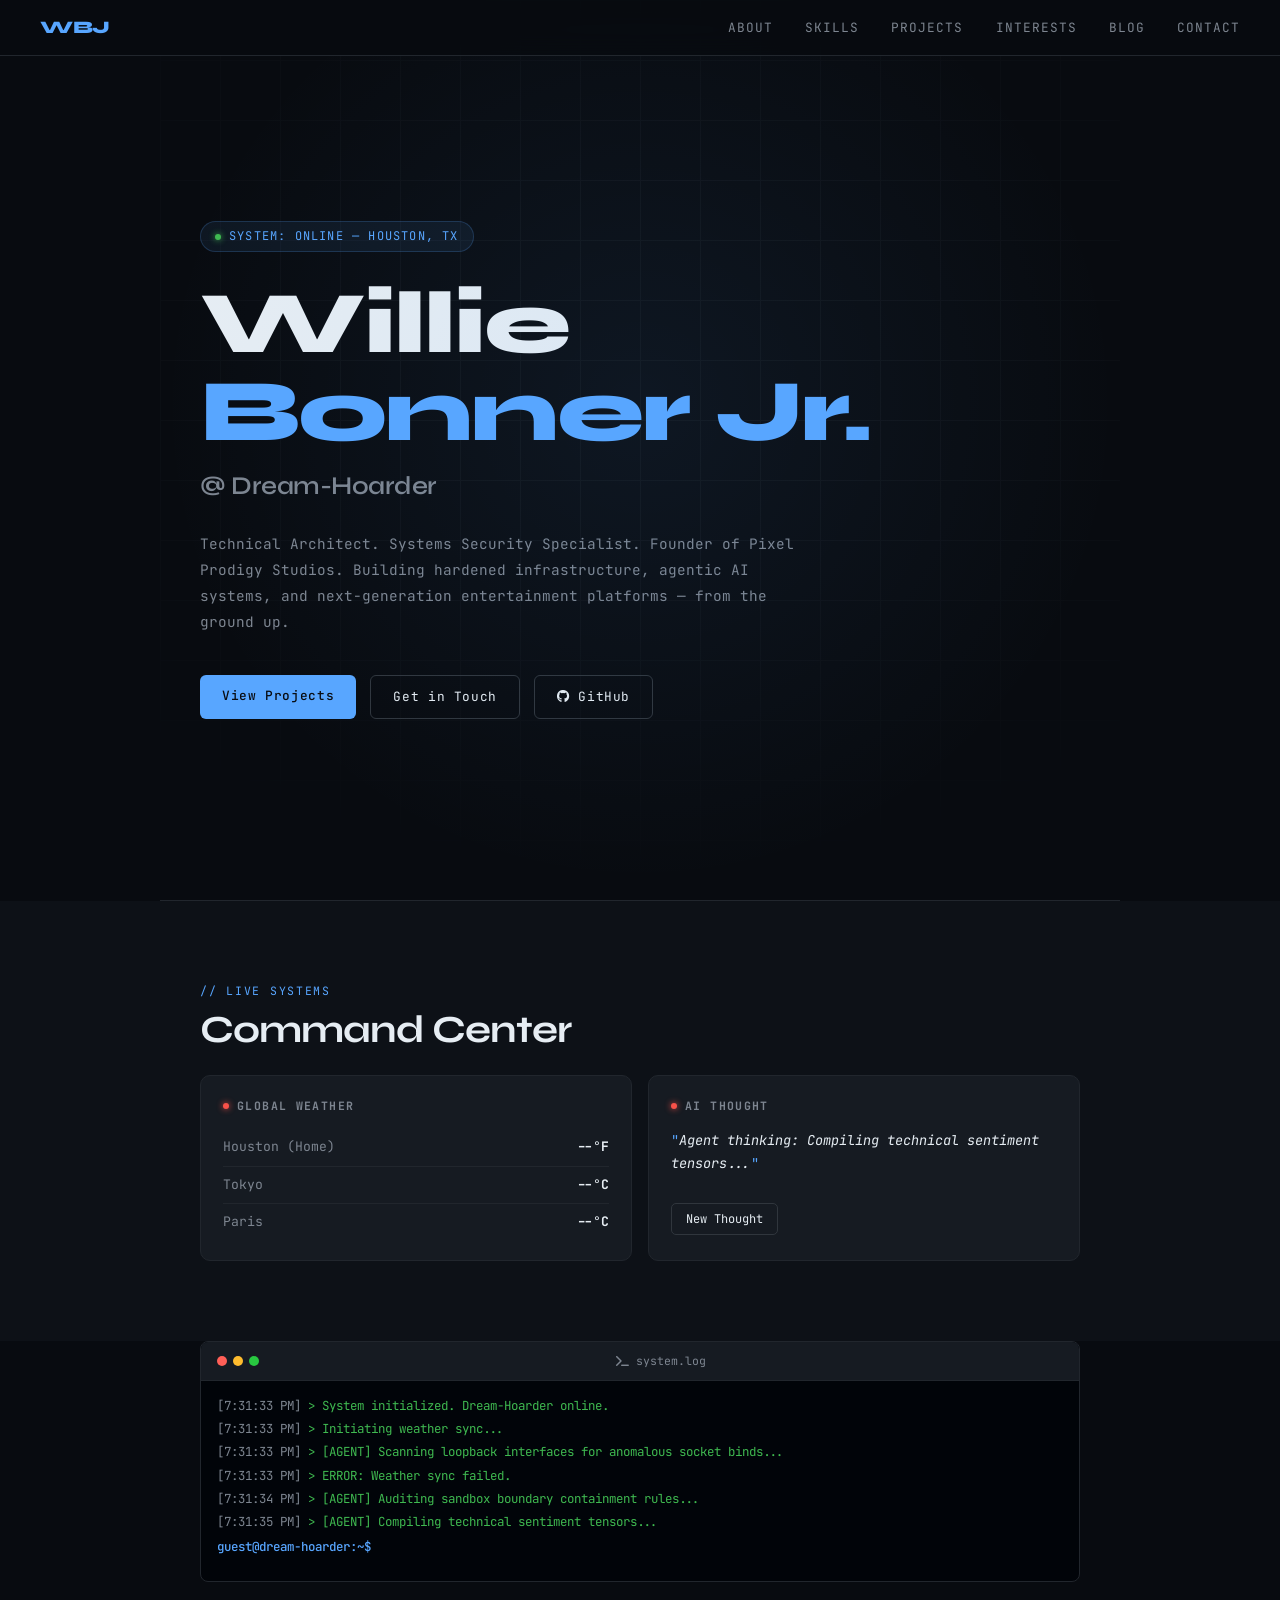
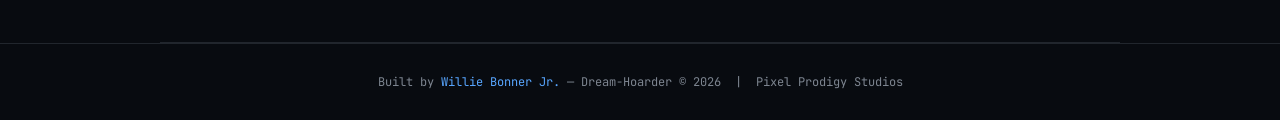
<file: index.html>
<!DOCTYPE html>
<html lang="en">
<head>
<meta charset="UTF-8">
<meta name="viewport" content="width=device-width, initial-scale=1.0">
<title>Willie Bonner Jr — Dream-Hoarder</title>
<meta name="description" content="Portfolio of Willie Bonner Jr. — Technical Architect, Systems Security Specialist, and Founder of Pixel Prodigy Studios. Specializing in Zero-Trust systems, Agentic AI, and cybersecurity.">
<meta name="keywords" content="Willie Bonner Jr, Dream-Hoarder, Systems Security, Technical Architect, Zero-Trust, Qubes OS, Cybersecurity, Agentic AI, Pixel Prodigy Studios">
<meta name="author" content="Willie Bonner Jr">

<!-- Open Graph / Facebook -->
<meta property="og:type" content="website">
<meta property="og:url" content="https://github.com/Dream-Hoarder">
<meta property="og:title" content="Willie Bonner Jr — Dream-Hoarder Portfolio">
<meta property="og:description" content="Technical Architect & Systems Security Specialist. Building Zero-Trust systems, Agentic AI, and next-gen entertainment platforms.">

<!-- Twitter -->
<meta property="twitter:card" content="summary_large_image">
<meta property="twitter:url" content="https://github.com/Dream-Hoarder">
<meta property="twitter:title" content="Willie Bonner Jr — Dream-Hoarder Portfolio">
<meta property="twitter:description" content="Technical Architect & Systems Security Specialist. Building Zero-Trust systems, Agentic AI, and next-gen entertainment platforms.">

<!-- JSON-LD Schema.org -->
<script type="application/ld+json">
{
  "@context": "https://schema.org",
  "@type": "Person",
  "name": "Willie Bonner Jr",
  "jobTitle": "Technical Architect & Systems Security Specialist",
  "url": "https://github.com/Dream-Hoarder",
  "sameAs": [
    "https://github.com/Dream-Hoarder"
  ],
  "knowsAbout": [
    "Zero-Trust Architecture",
    "Systems Security Engineering",
    "Agentic AI Systems",
    "Android Forensics",
    "Software Architecture"
  ],
  "worksFor": {
    "@type": "Organization",
    "name": "Pixel Prodigy Studios"
  }
}
</script>
<link rel="preconnect" href="https://fonts.googleapis.com">
<link rel="preconnect" href="https://fonts.gstatic.com" crossorigin>
<link href="https://fonts.googleapis.com/css2?family=Syne:wght@400;600;700;800&family=JetBrains+Mono:wght@300;400;500&display=swap" rel="stylesheet">
<link rel="stylesheet" href="https://cdnjs.cloudflare.com/ajax/libs/font-awesome/6.5.0/css/all.min.css">
<link rel="stylesheet" href="style.css">
</head>
<body>

<!-- NAV -->
<nav>
  <a href="index.html" class="nav-logo">WBJ</a>
  <ul class="nav-links">
    <li><a href="about.html">About</a></li>
    <li><a href="skills.html">Skills</a></li>
    <li><a href="projects.html">Projects</a></li>
    <li><a href="interests.html">Interests</a></li>
    <li><a href="blog.html">Blog</a></li>
    <li><a href="contact.html">Contact</a></li>
  </ul>
</nav>

<!-- HERO -->
<section id="hero">
  <div class="hero-grid"></div>
  <div class="hero-glow"></div>
  <div class="hero-content">
    <div class="hero-tag">System: Online — Houston, TX</div>
    <h1 class="hero-name">Willie<br><span>Bonner Jr.</span></h1>
    <p class="hero-handle">@ Dream-Hoarder</p>
    <p class="hero-desc">
      Technical Architect. Systems Security Specialist. Founder of Pixel Prodigy Studios.
      Building hardened infrastructure, agentic AI systems, and next-generation entertainment platforms — from the ground up.
    </p>
    <div class="hero-cta">
      <a href="projects.html" class="btn-primary">View Projects</a>
      <a href="contact.html" class="btn-ghost">Get in Touch</a>
      <a href="https://github.com/Dream-Hoarder" target="_blank" class="btn-ghost"><i class="fab fa-github" aria-hidden="true"></i> GitHub</a>
    </div>
  </div>
</section>

<hr class="section-divider">

<!-- DASHBOARD (COMPACT) -->
<div id="dashboard">
  <div class="dash-inner">
    <div class="section-label">// Live Systems</div>
    <h2 class="section-title" style="margin-bottom: 24px;">Command Center</h2>
    <div class="dash-row">

      <div class="dash-card">
        <h4><span class="status-dot" id="weather-dot"></span> Global Weather</h4>
        <div class="weather-list">
          <div class="list-row"><span>Houston (Home)</span><strong id="houston-temp">--°F</strong></div>
          <div class="list-row"><span>Tokyo</span><strong id="tokyo-temp">--°C</strong></div>
          <div class="list-row"><span>Paris</span><strong id="paris-temp">--°C</strong></div>
        </div>
      </div>

      <div class="dash-card">
        <h4><span class="status-dot" id="ai-dot"></span> AI Thought</h4>
        <p id="ai-response">Thinking...</p>
        <button class="dash-btn" id="new-thought-btn">New Thought</button>
      </div>

    </div>
  </div>
</div>

<!-- TERMINAL -->
<div class="terminal-wrap">
  <div class="terminal">
    <div class="terminal-bar">
      <div class="terminal-dots" aria-hidden="true">
        <span class="td-r"></span>
        <span class="td-y"></span>
        <span class="td-g"></span>
      </div>
      <span><i class="fas fa-terminal" aria-hidden="true"></i> system.log</span>
      <span></span>
    </div>
    <div id="terminal-body">
      <div id="terminal-history"></div>
      <div class="terminal-input-line">
        <span class="terminal-prompt">guest@dream-hoarder:~$</span>
        <input type="text" id="terminal-input" autocomplete="off" spellcheck="false" aria-label="Terminal Input">
      </div>
    </div>
  </div>
</div>

<hr class="section-divider">

<!-- FOOTER -->
<footer>
  <p>Built by <span>Willie Bonner Jr.</span> — Dream-Hoarder &copy; 2026 &nbsp;|&nbsp; Pixel Prodigy Studios</p>
</footer>

<script src="app.js" defer></script>
</body>
</html>
</file>
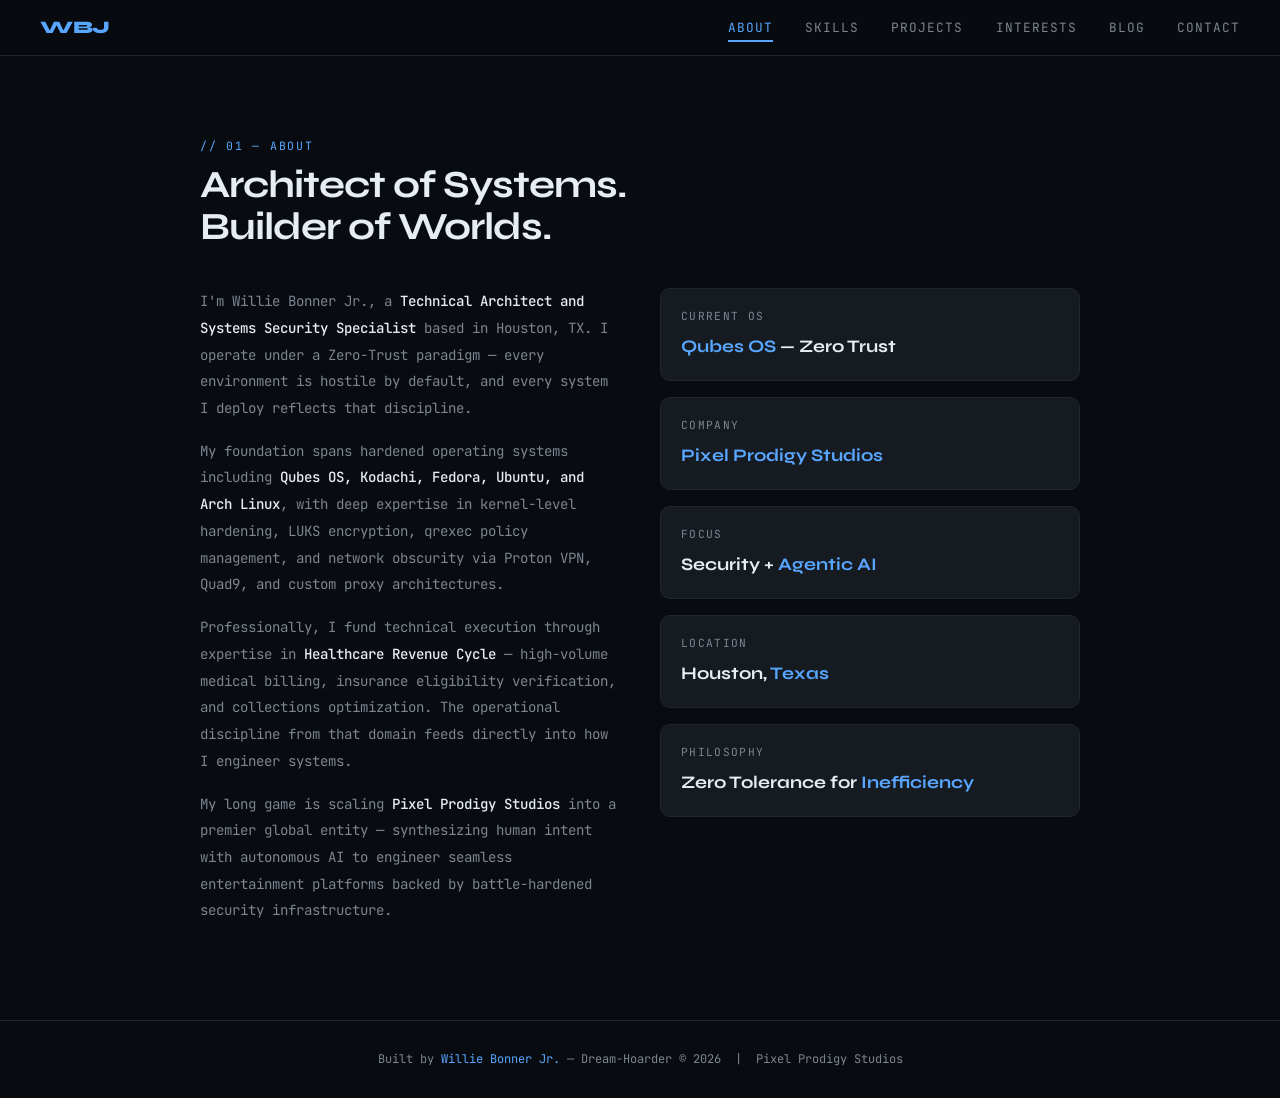
<file: about.html>
<!DOCTYPE html>
<html lang="en">
<head>
<meta charset="UTF-8">
<meta name="viewport" content="width=device-width, initial-scale=1.0">
<title>About — Willie Bonner Jr</title>
<meta name="description" content="Read about Willie Bonner Jr. — Technical Architect, Systems Security Specialist, and Founder of Pixel Prodigy Studios.">
<link rel="preconnect" href="https://fonts.googleapis.com">
<link rel="preconnect" href="https://fonts.gstatic.com" crossorigin>
<link href="https://fonts.googleapis.com/css2?family=Syne:wght@400;600;700;800&family=JetBrains+Mono:wght@300;400;500&display=swap" rel="stylesheet">
<link rel="stylesheet" href="https://cdnjs.cloudflare.com/ajax/libs/font-awesome/6.5.0/css/all.min.css">
<link rel="stylesheet" href="style.css">
<style>
  body { padding-top: 56px; }
  section { min-height: calc(100vh - 120px); display: flex; flex-direction: column; justify-content: center; }
</style>
</head>
<body>

<!-- NAV -->
<nav>
  <a href="index.html" class="nav-logo">WBJ</a>
  <ul class="nav-links">
    <li><a href="about.html" class="active">About</a></li>
    <li><a href="skills.html">Skills</a></li>
    <li><a href="projects.html">Projects</a></li>
    <li><a href="interests.html">Interests</a></li>
    <li><a href="blog.html">Blog</a></li>
    <li><a href="contact.html">Contact</a></li>
  </ul>
</nav>

<!-- ABOUT -->
<section id="about">
  <div class="section-label">// 01 — About</div>
  <h2 class="section-title">Architect of Systems.<br>Builder of Worlds.</h2>
  <div class="about-grid fade-in visible">
    <div class="about-text">
      <p>
        I'm Willie Bonner Jr., a <strong>Technical Architect and Systems Security Specialist</strong> based in Houston, TX. I operate under a Zero-Trust paradigm — every environment is hostile by default, and every system I deploy reflects that discipline.
      </p>
      <p>
        My foundation spans hardened operating systems including <strong>Qubes OS, Kodachi, Fedora, Ubuntu, and Arch Linux</strong>, with deep expertise in kernel-level hardening, LUKS encryption, qrexec policy management, and network obscurity via Proton VPN, Quad9, and custom proxy architectures.
      </p>
      <p>
        Professionally, I fund technical execution through expertise in <strong>Healthcare Revenue Cycle</strong> — high-volume medical billing, insurance eligibility verification, and collections optimization. The operational discipline from that domain feeds directly into how I engineer systems.
      </p>
      <p>
        My long game is scaling <strong>Pixel Prodigy Studios</strong> into a premier global entity — synthesizing human intent with autonomous AI to engineer seamless entertainment platforms backed by battle-hardened security infrastructure.
      </p>
    </div>
    <div class="about-stats">
      <div class="stat-block">
        <div class="stat-label">Current OS</div>
        <div class="stat-value"><span>Qubes OS</span> — Zero Trust</div>
      </div>
      <div class="stat-block">
        <div class="stat-label">Company</div>
        <div class="stat-value"><span>Pixel Prodigy Studios</span></div>
      </div>
      <div class="stat-block">
        <div class="stat-label">Focus</div>
        <div class="stat-value">Security + <span>Agentic AI</span></div>
      </div>
      <div class="stat-block">
        <div class="stat-label">Location</div>
        <div class="stat-value">Houston, <span>Texas</span></div>
      </div>
      <div class="stat-block">
        <div class="stat-label">Philosophy</div>
        <div class="stat-value">Zero Tolerance for <span>Inefficiency</span></div>
      </div>
    </div>
  </div>
</section>

<!-- FOOTER -->
<footer>
  <p>Built by <span>Willie Bonner Jr.</span> — Dream-Hoarder &copy; 2026 &nbsp;|&nbsp; Pixel Prodigy Studios</p>
</footer>

<script src="app.js" defer></script>
</body>
</html>
</file>
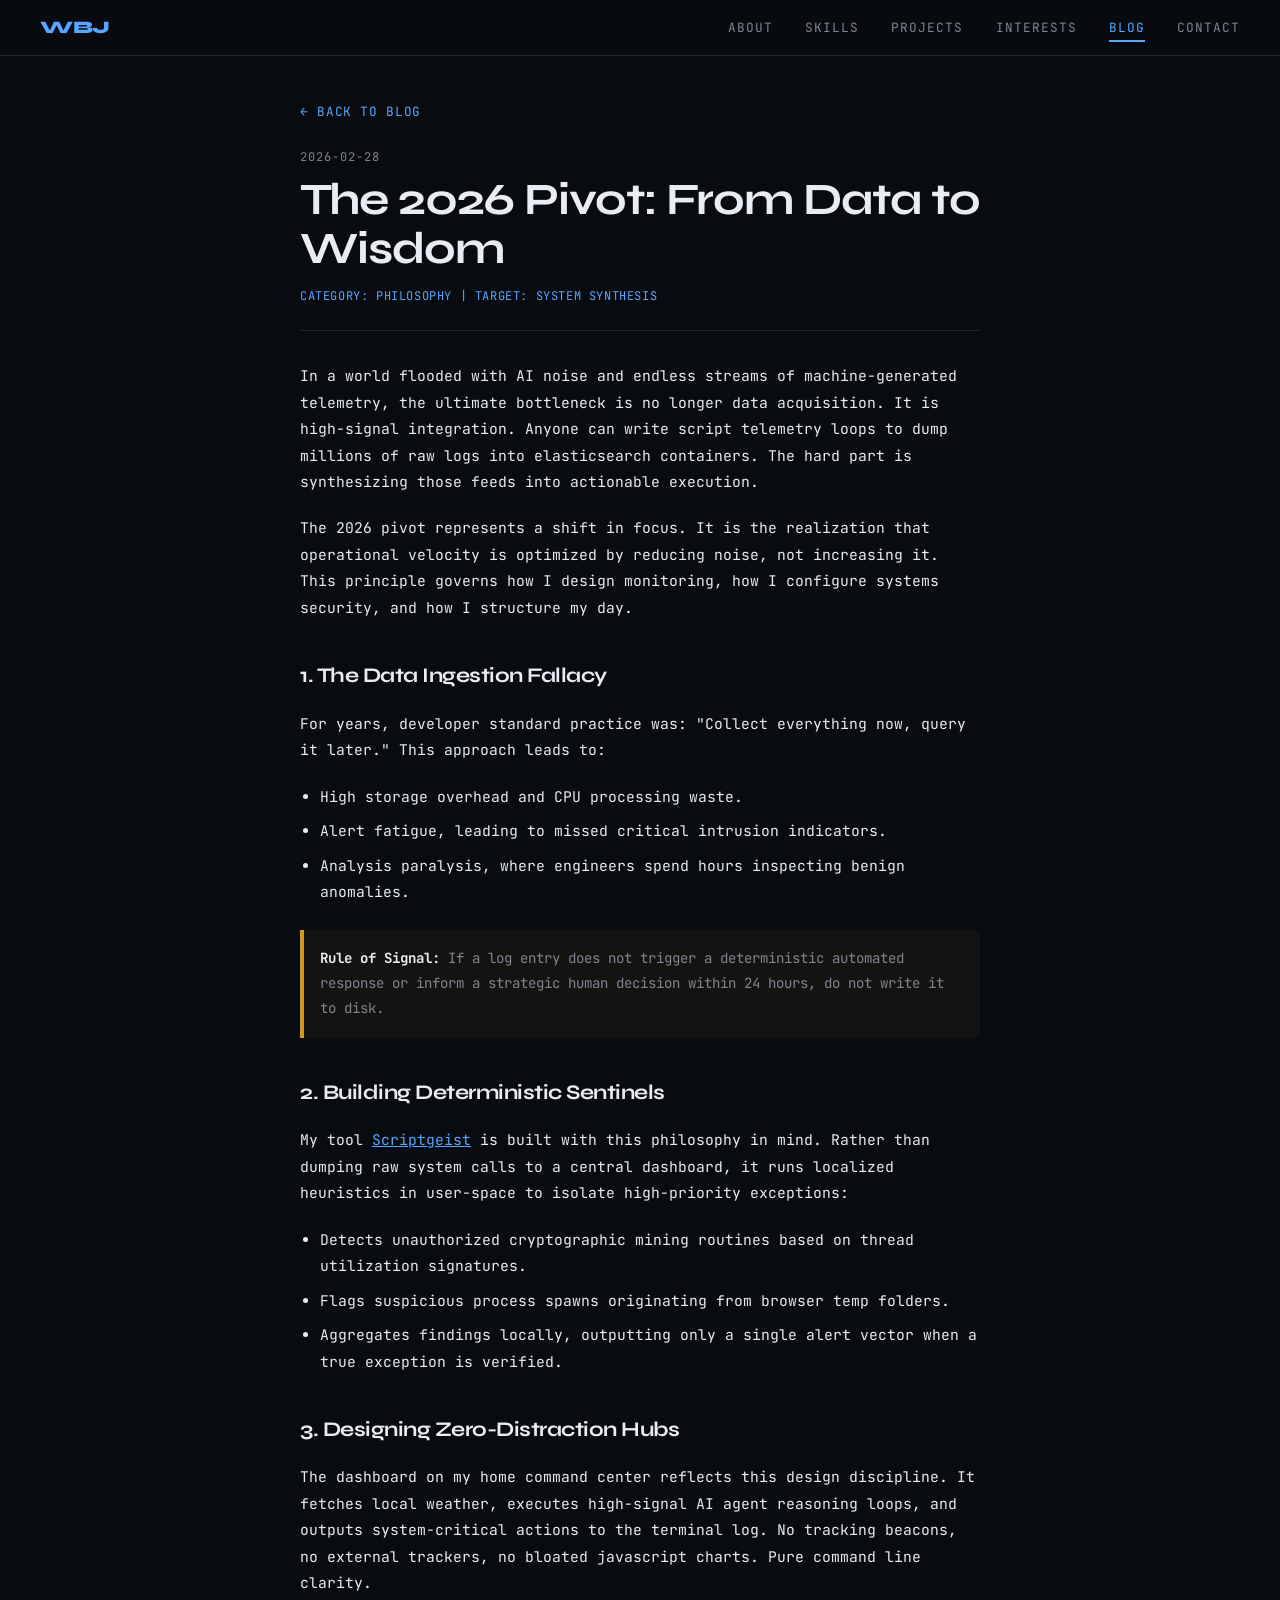
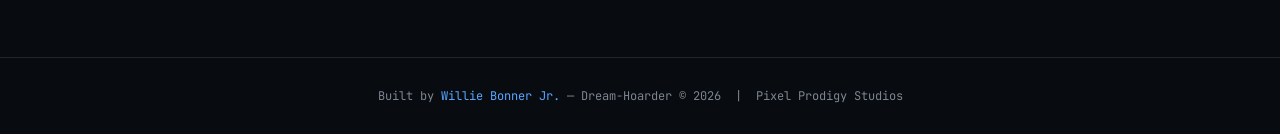
<file: blog-2026-pivot.html>
<!DOCTYPE html>
<html lang="en">
<head>
<meta charset="UTF-8">
<meta name="viewport" content="width=device-width, initial-scale=1.0">
<title>The 2026 Pivot: From Data to Wisdom — Willie Bonner Jr</title>
<link rel="preconnect" href="https://fonts.googleapis.com">
<link rel="preconnect" href="https://fonts.gstatic.com" crossorigin>
<link href="https://fonts.googleapis.com/css2?family=Syne:wght@400;600;700;800&family=JetBrains+Mono:wght@300;400;500&display=swap" rel="stylesheet">
<link rel="stylesheet" href="https://cdnjs.cloudflare.com/ajax/libs/font-awesome/6.5.0/css/all.min.css">
<link rel="stylesheet" href="style.css">
</head>
<body>

<!-- NAV -->
<nav>
  <a href="index.html" class="nav-logo">WBJ</a>
  <ul class="nav-links">
    <li><a href="about.html">About</a></li>
    <li><a href="skills.html">Skills</a></li>
    <li><a href="projects.html">Projects</a></li>
    <li><a href="interests.html">Interests</a></li>
    <li><a href="blog.html" class="active">Blog</a></li>
    <li><a href="contact.html">Contact</a></li>
  </ul>
</nav>

<!-- ARTICLE -->
<article class="blog-article">
  <a href="blog.html" class="article-back">&larr; Back to Blog</a>
  
  <header class="article-header">
    <div class="article-date">2026-02-28</div>
    <h1 class="article-title">The 2026 Pivot: From Data to Wisdom</h1>
    <div class="article-meta">Category: Philosophy | Target: System Synthesis</div>
  </header>
  
  <div class="article-body">
    <p>
      In a world flooded with AI noise and endless streams of machine-generated telemetry, the ultimate bottleneck is no longer data acquisition. It is high-signal integration. Anyone can write script telemetry loops to dump millions of raw logs into elasticsearch containers. The hard part is synthesizing those feeds into actionable execution.
    </p>
    
    <p>
      The 2026 pivot represents a shift in focus. It is the realization that operational velocity is optimized by reducing noise, not increasing it. This principle governs how I design monitoring, how I configure systems security, and how I structure my day.
    </p>
    
    <h3>1. The Data Ingestion Fallacy</h3>
    <p>
      For years, developer standard practice was: "Collect everything now, query it later." This approach leads to:
    </p>
    <ul>
      <li>High storage overhead and CPU processing waste.</li>
      <li>Alert fatigue, leading to missed critical intrusion indicators.</li>
      <li>Analysis paralysis, where engineers spend hours inspecting benign anomalies.</li>
    </ul>

    <div class="article-alert">
      <strong>Rule of Signal:</strong> If a log entry does not trigger a deterministic automated response or inform a strategic human decision within 24 hours, do not write it to disk.
    </div>

    <h3>2. Building Deterministic Sentinels</h3>
    <p>
      My tool <a href="https://github.com/Dream-Hoarder/Scriptgeist" target="_blank" style="color: var(--accent); text-decoration: underline;">Scriptgeist</a> is built with this philosophy in mind. Rather than dumping raw system calls to a central dashboard, it runs localized heuristics in user-space to isolate high-priority exceptions:
    </p>
    <ul>
      <li>Detects unauthorized cryptographic mining routines based on thread utilization signatures.</li>
      <li>Flags suspicious process spawns originating from browser temp folders.</li>
      <li>Aggregates findings locally, outputting only a single alert vector when a true exception is verified.</li>
    </ul>

    <h3>3. Designing Zero-Distraction Hubs</h3>
    <p>
      The dashboard on my home command center reflects this design discipline. It fetches local weather, executes high-signal AI agent reasoning loops, and outputs system-critical actions to the terminal log. No tracking beacons, no external trackers, no bloated javascript charts. Pure command line clarity.
    </p>
  </div>
</article>

<!-- FOOTER -->
<footer>
  <p>Built by <span>Willie Bonner Jr.</span> — Dream-Hoarder &copy; 2026 &nbsp;|&nbsp; Pixel Prodigy Studios</p>
</footer>

<script src="app.js" defer></script>
</body>
</html>
</file>
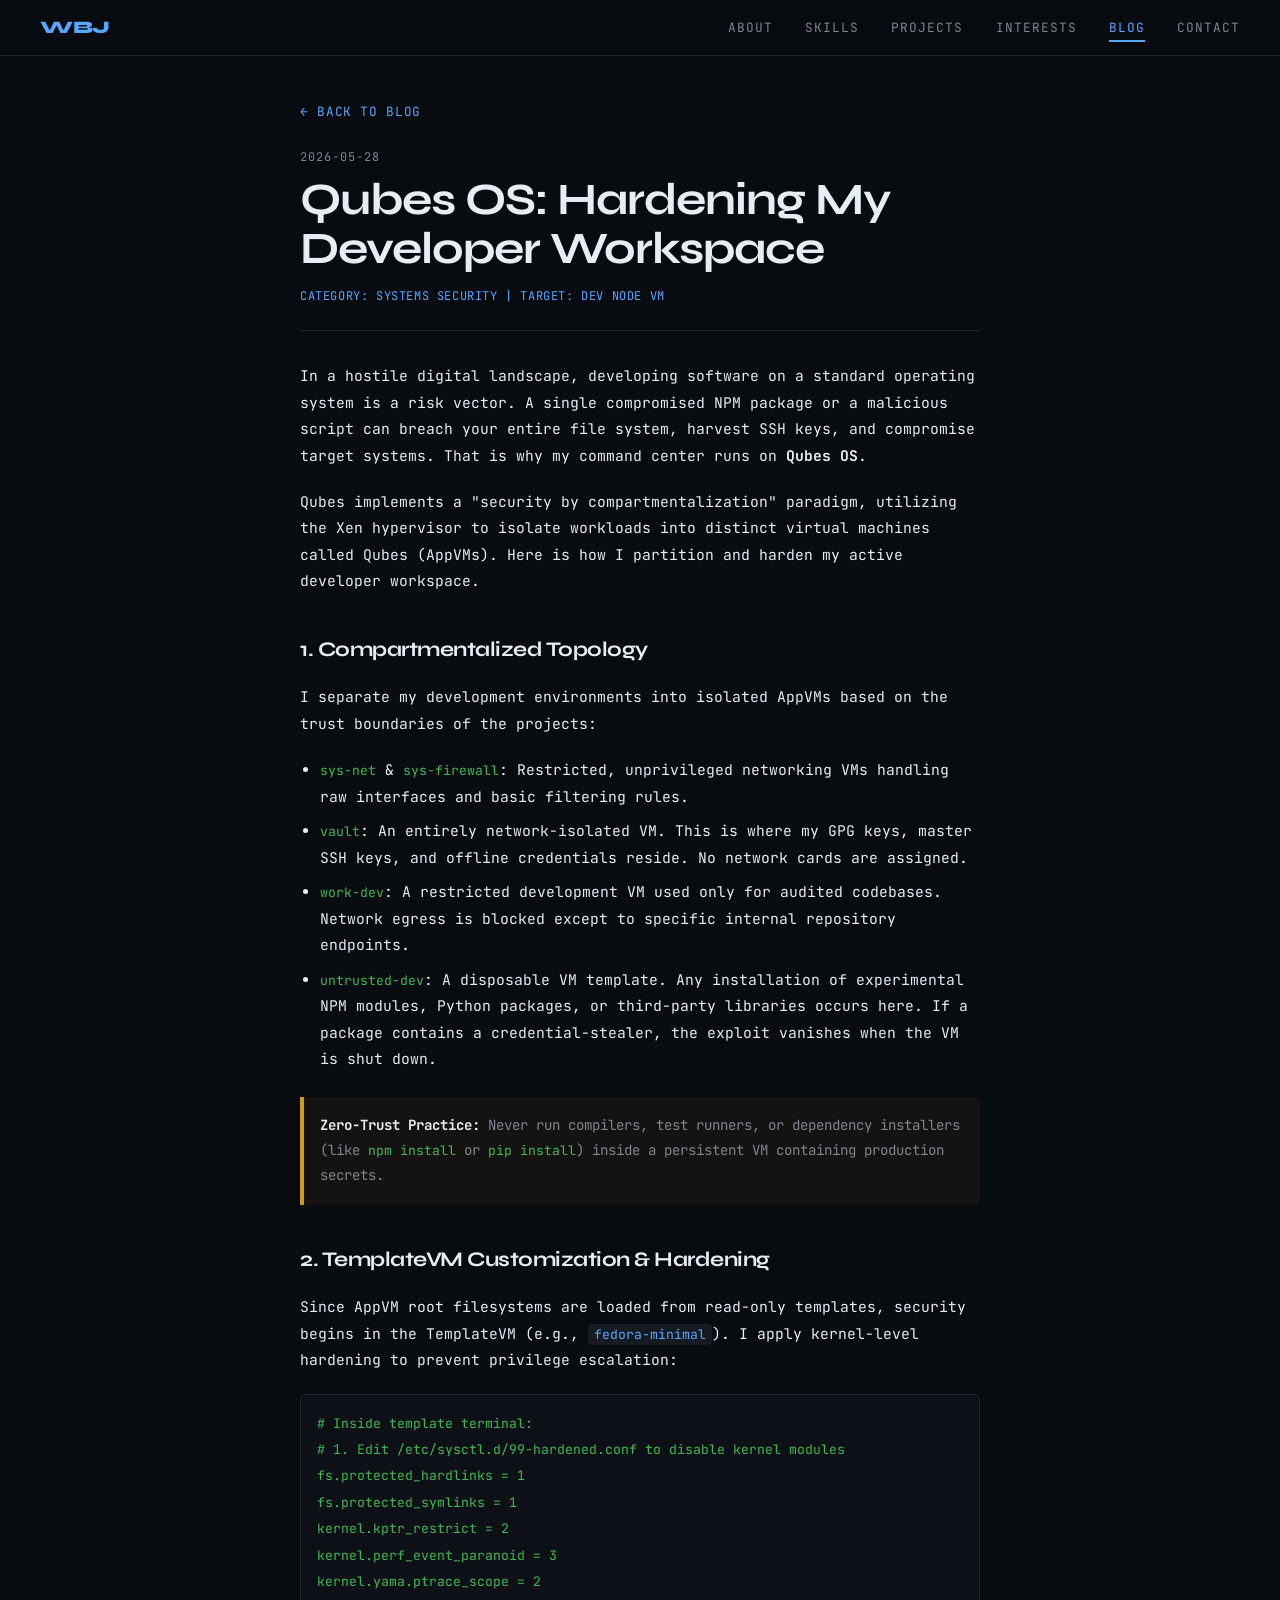
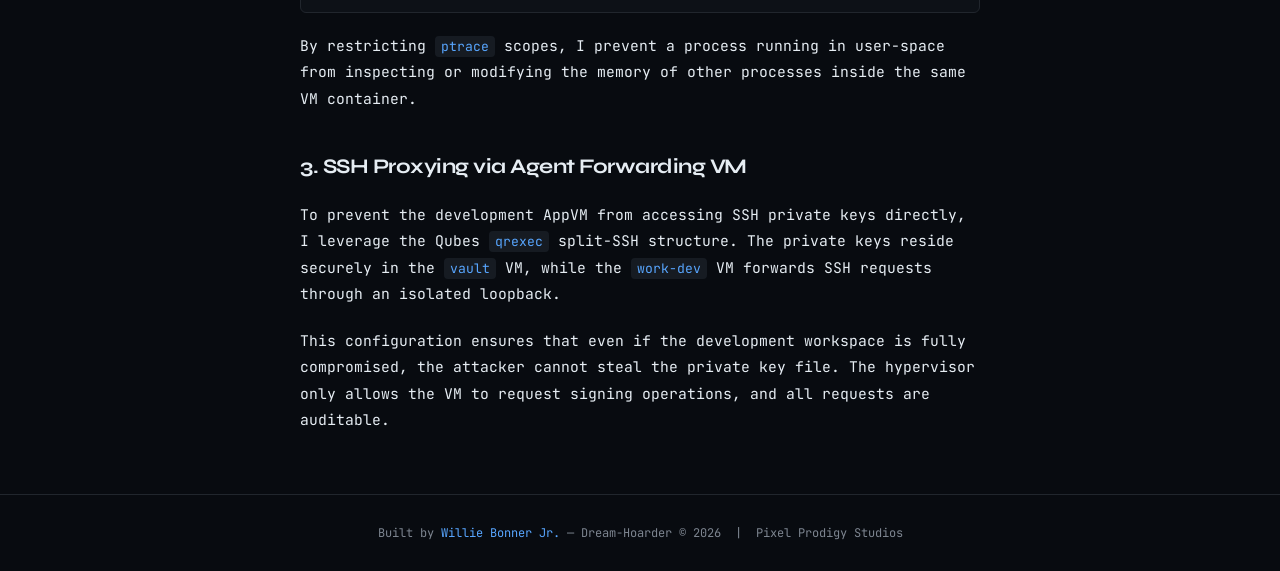
<file: blog-qubes-hardening.html>
<!DOCTYPE html>
<html lang="en">
<head>
<meta charset="UTF-8">
<meta name="viewport" content="width=device-width, initial-scale=1.0">
<title>Hardening My Developer Workspace on Qubes OS — Willie Bonner Jr</title>
<link rel="preconnect" href="https://fonts.googleapis.com">
<link rel="preconnect" href="https://fonts.gstatic.com" crossorigin>
<link href="https://fonts.googleapis.com/css2?family=Syne:wght@400;600;700;800&family=JetBrains+Mono:wght@300;400;500&display=swap" rel="stylesheet">
<link rel="stylesheet" href="https://cdnjs.cloudflare.com/ajax/libs/font-awesome/6.5.0/css/all.min.css">
<link rel="stylesheet" href="style.css">
</head>
<body>

<!-- NAV -->
<nav>
  <a href="index.html" class="nav-logo">WBJ</a>
  <ul class="nav-links">
    <li><a href="about.html">About</a></li>
    <li><a href="skills.html">Skills</a></li>
    <li><a href="projects.html">Projects</a></li>
    <li><a href="interests.html">Interests</a></li>
    <li><a href="blog.html" class="active">Blog</a></li>
    <li><a href="contact.html">Contact</a></li>
  </ul>
</nav>

<!-- ARTICLE -->
<article class="blog-article">
  <a href="blog.html" class="article-back">&larr; Back to Blog</a>
  
  <header class="article-header">
    <div class="article-date">2026-05-28</div>
    <h1 class="article-title">Qubes OS: Hardening My Developer Workspace</h1>
    <div class="article-meta">Category: Systems Security | Target: Dev Node VM</div>
  </header>
  
  <div class="article-body">
    <p>
      In a hostile digital landscape, developing software on a standard operating system is a risk vector. A single compromised NPM package or a malicious script can breach your entire file system, harvest SSH keys, and compromise target systems. That is why my command center runs on <strong>Qubes OS</strong>.
    </p>
    
    <p>
      Qubes implements a "security by compartmentalization" paradigm, utilizing the Xen hypervisor to isolate workloads into distinct virtual machines called Qubes (AppVMs). Here is how I partition and harden my active developer workspace.
    </p>
    
    <h3>1. Compartmentalized Topology</h3>
    <p>
      I separate my development environments into isolated AppVMs based on the trust boundaries of the projects:
    </p>
    <ul>
      <li><code>sys-net</code> &amp; <code>sys-firewall</code>: Restricted, unprivileged networking VMs handling raw interfaces and basic filtering rules.</li>
      <li><code>vault</code>: An entirely network-isolated VM. This is where my GPG keys, master SSH keys, and offline credentials reside. No network cards are assigned.</li>
      <li><code>work-dev</code>: A restricted development VM used only for audited codebases. Network egress is blocked except to specific internal repository endpoints.</li>
      <li><code>untrusted-dev</code>: A disposable VM template. Any installation of experimental NPM modules, Python packages, or third-party libraries occurs here. If a package contains a credential-stealer, the exploit vanishes when the VM is shut down.</li>
    </ul>

    <div class="article-alert">
      <strong>Zero-Trust Practice:</strong> Never run compilers, test runners, or dependency installers (like <code>npm install</code> or <code>pip install</code>) inside a persistent VM containing production secrets.
    </div>

    <h3>2. TemplateVM Customization &amp; Hardening</h3>
    <p>
      Since AppVM root filesystems are loaded from read-only templates, security begins in the TemplateVM (e.g., <code>fedora-minimal</code>). I apply kernel-level hardening to prevent privilege escalation:
    </p>
    
    <pre><code># Inside template terminal:
# 1. Edit /etc/sysctl.d/99-hardened.conf to disable kernel modules
fs.protected_hardlinks = 1
fs.protected_symlinks = 1
kernel.kptr_restrict = 2
kernel.perf_event_paranoid = 3
kernel.yama.ptrace_scope = 2</code></pre>

    <p>
      By restricting <code>ptrace</code> scopes, I prevent a process running in user-space from inspecting or modifying the memory of other processes inside the same VM container.
    </p>

    <h3>3. SSH Proxying via Agent Forwarding VM</h3>
    <p>
      To prevent the development AppVM from accessing SSH private keys directly, I leverage the Qubes <code>qrexec</code> split-SSH structure. The private keys reside securely in the <code>vault</code> VM, while the <code>work-dev</code> VM forwards SSH requests through an isolated loopback.
    </p>
    <p>
      This configuration ensures that even if the development workspace is fully compromised, the attacker cannot steal the private key file. The hypervisor only allows the VM to request signing operations, and all requests are auditable.
    </p>
  </div>
</article>

<!-- FOOTER -->
<footer>
  <p>Built by <span>Willie Bonner Jr.</span> — Dream-Hoarder &copy; 2026 &nbsp;|&nbsp; Pixel Prodigy Studios</p>
</footer>

<script src="app.js" defer></script>
</body>
</html>
</file>
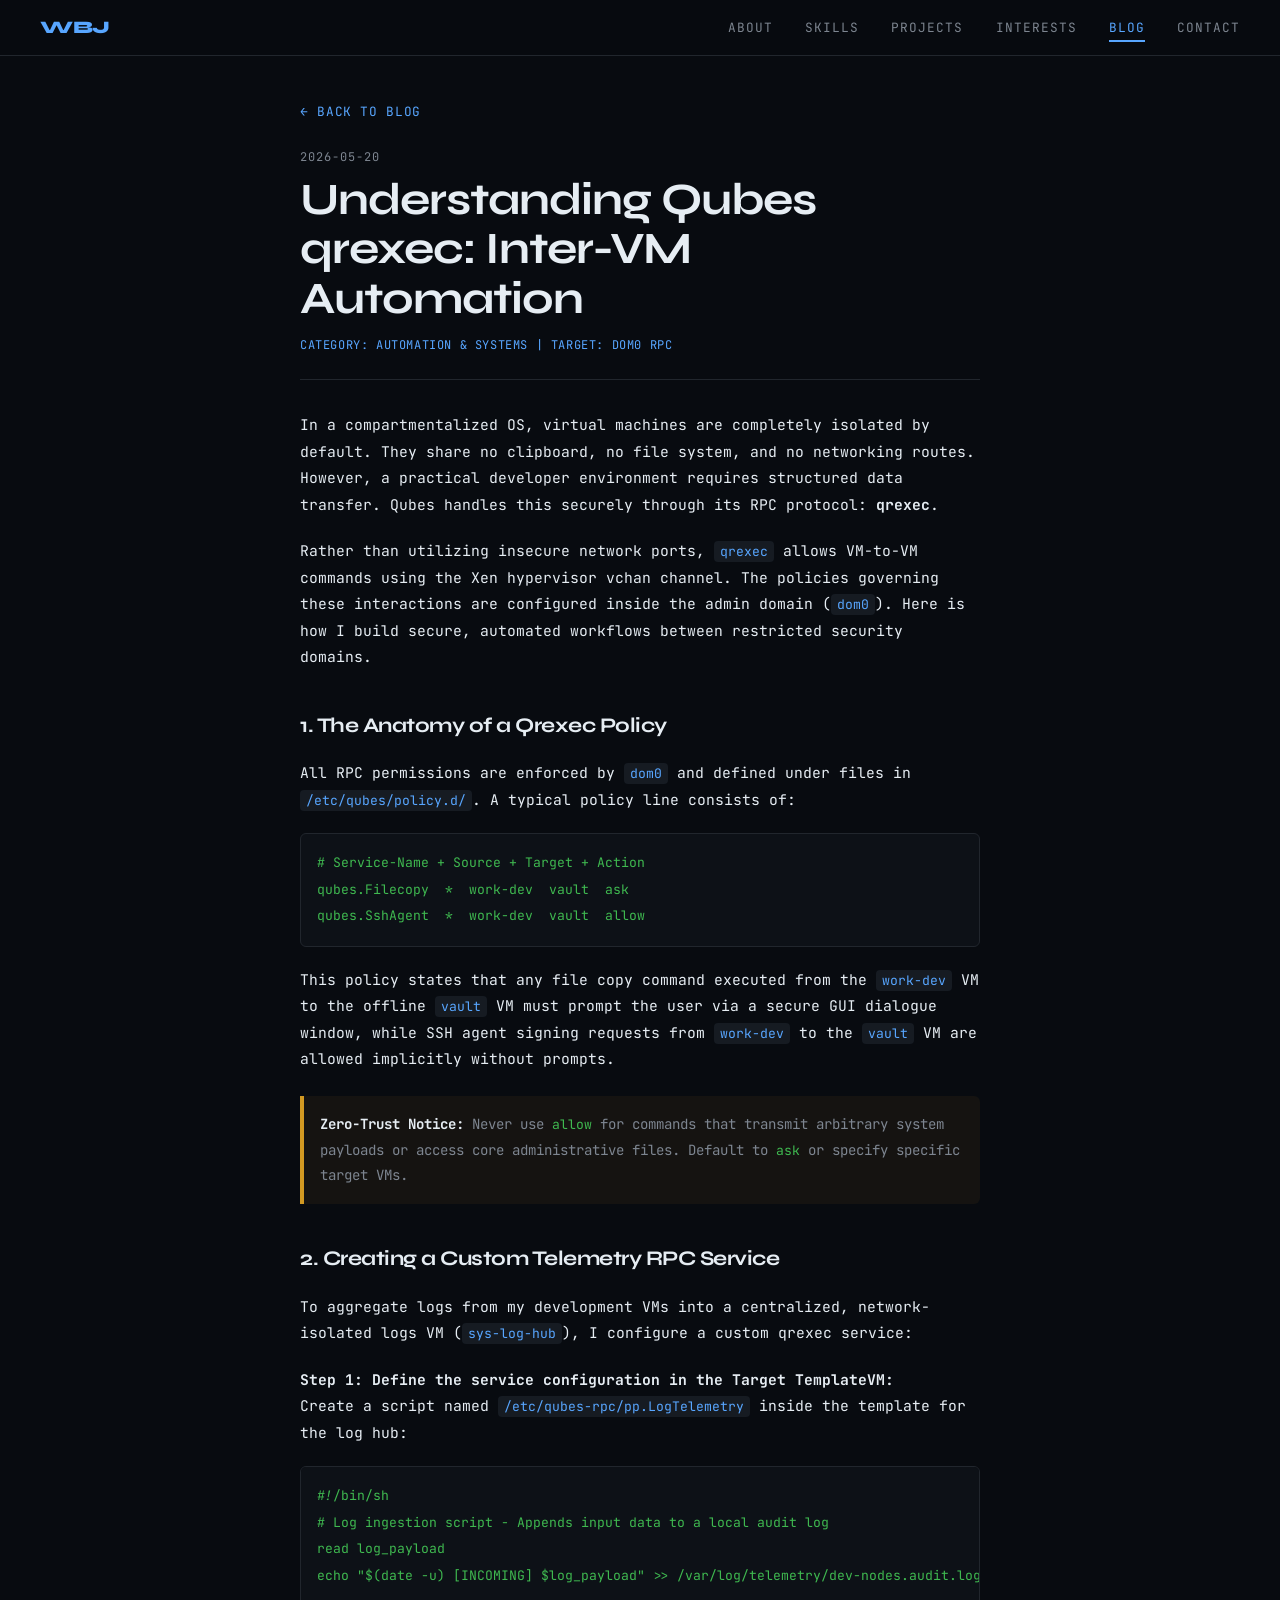
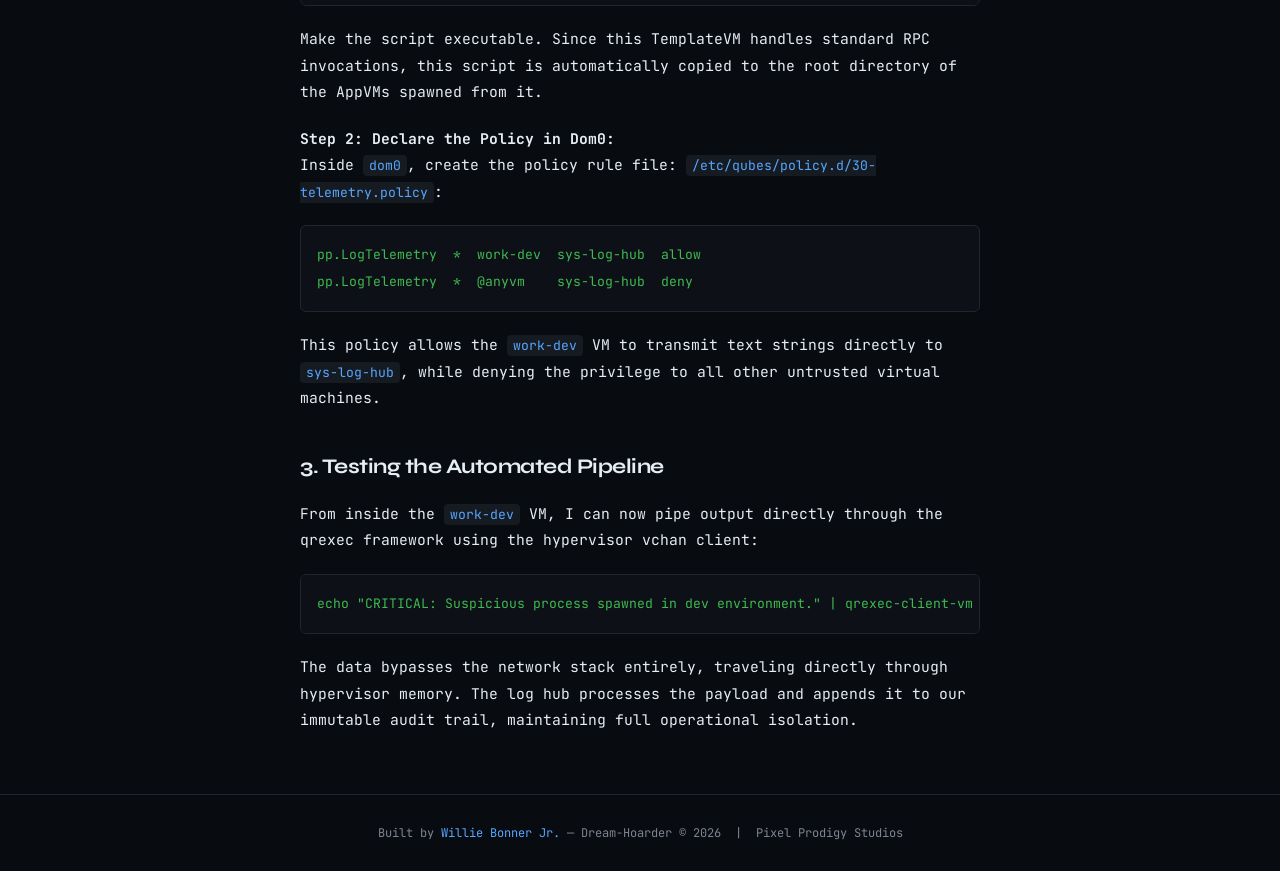
<file: blog-qubes-qrexec.html>
<!DOCTYPE html>
<html lang="en">
<head>
<meta charset="UTF-8">
<meta name="viewport" content="width=device-width, initial-scale=1.0">
<title>Inter-VM Automation with Qubes qrexec — Willie Bonner Jr</title>
<link rel="preconnect" href="https://fonts.googleapis.com">
<link rel="preconnect" href="https://fonts.gstatic.com" crossorigin>
<link href="https://fonts.googleapis.com/css2?family=Syne:wght@400;600;700;800&family=JetBrains+Mono:wght@300;400;500&display=swap" rel="stylesheet">
<link rel="stylesheet" href="https://cdnjs.cloudflare.com/ajax/libs/font-awesome/6.5.0/css/all.min.css">
<link rel="stylesheet" href="style.css">
</head>
<body>

<!-- NAV -->
<nav>
  <a href="index.html" class="nav-logo">WBJ</a>
  <ul class="nav-links">
    <li><a href="about.html">About</a></li>
    <li><a href="skills.html">Skills</a></li>
    <li><a href="projects.html">Projects</a></li>
    <li><a href="interests.html">Interests</a></li>
    <li><a href="blog.html" class="active">Blog</a></li>
    <li><a href="contact.html">Contact</a></li>
  </ul>
</nav>

<!-- ARTICLE -->
<article class="blog-article">
  <a href="blog.html" class="article-back">&larr; Back to Blog</a>
  
  <header class="article-header">
    <div class="article-date">2026-05-20</div>
    <h1 class="article-title">Understanding Qubes qrexec: Inter-VM Automation</h1>
    <div class="article-meta">Category: Automation & Systems | Target: Dom0 RPC</div>
  </header>
  
  <div class="article-body">
    <p>
      In a compartmentalized OS, virtual machines are completely isolated by default. They share no clipboard, no file system, and no networking routes. However, a practical developer environment requires structured data transfer. Qubes handles this securely through its RPC protocol: <strong>qrexec</strong>.
    </p>
    
    <p>
      Rather than utilizing insecure network ports, <code>qrexec</code> allows VM-to-VM commands using the Xen hypervisor vchan channel. The policies governing these interactions are configured inside the admin domain (<code>dom0</code>). Here is how I build secure, automated workflows between restricted security domains.
    </p>
    
    <h3>1. The Anatomy of a Qrexec Policy</h3>
    <p>
      All RPC permissions are enforced by <code>dom0</code> and defined under files in <code>/etc/qubes/policy.d/</code>. A typical policy line consists of:
    </p>
    
    <pre><code># Service-Name + Source + Target + Action
qubes.Filecopy  *  work-dev  vault  ask
qubes.SshAgent  *  work-dev  vault  allow</code></pre>
    
    <p>
      This policy states that any file copy command executed from the <code>work-dev</code> VM to the offline <code>vault</code> VM must prompt the user via a secure GUI dialogue window, while SSH agent signing requests from <code>work-dev</code> to the <code>vault</code> VM are allowed implicitly without prompts.
    </p>

    <div class="article-alert">
      <strong>Zero-Trust Notice:</strong> Never use <code>allow</code> for commands that transmit arbitrary system payloads or access core administrative files. Default to <code>ask</code> or specify specific target VMs.
    </div>

    <h3>2. Creating a Custom Telemetry RPC Service</h3>
    <p>
      To aggregate logs from my development VMs into a centralized, network-isolated logs VM (<code>sys-log-hub</code>), I configure a custom qrexec service:
    </p>
    
    <p>
      <strong>Step 1: Define the service configuration in the Target TemplateVM:</strong><br>
      Create a script named <code>/etc/qubes-rpc/pp.LogTelemetry</code> inside the template for the log hub:
    </p>
    
    <pre><code>#!/bin/sh
# Log ingestion script - Appends input data to a local audit log
read log_payload
echo "$(date -u) [INCOMING] $log_payload" >> /var/log/telemetry/dev-nodes.audit.log</code></pre>

    <p>
      Make the script executable. Since this TemplateVM handles standard RPC invocations, this script is automatically copied to the root directory of the AppVMs spawned from it.
    </p>

    <p>
      <strong>Step 2: Declare the Policy in Dom0:</strong><br>
      Inside <code>dom0</code>, create the policy rule file: <code>/etc/qubes/policy.d/30-telemetry.policy</code>:
    </p>
    <pre><code>pp.LogTelemetry  *  work-dev  sys-log-hub  allow
pp.LogTelemetry  *  @anyvm    sys-log-hub  deny</code></pre>

    <p>
      This policy allows the <code>work-dev</code> VM to transmit text strings directly to <code>sys-log-hub</code>, while denying the privilege to all other untrusted virtual machines.
    </p>

    <h3>3. Testing the Automated Pipeline</h3>
    <p>
      From inside the <code>work-dev</code> VM, I can now pipe output directly through the qrexec framework using the hypervisor vchan client:
    </p>
    <pre><code>echo "CRITICAL: Suspicious process spawned in dev environment." | qrexec-client-vm sys-log-hub pp.LogTelemetry</code></pre>
    
    <p>
      The data bypasses the network stack entirely, traveling directly through hypervisor memory. The log hub processes the payload and appends it to our immutable audit trail, maintaining full operational isolation.
    </p>
  </div>
</article>

<!-- FOOTER -->
<footer>
  <p>Built by <span>Willie Bonner Jr.</span> — Dream-Hoarder &copy; 2026 &nbsp;|&nbsp; Pixel Prodigy Studios</p>
</footer>

<script src="app.js" defer></script>
</body>
</html>
</file>
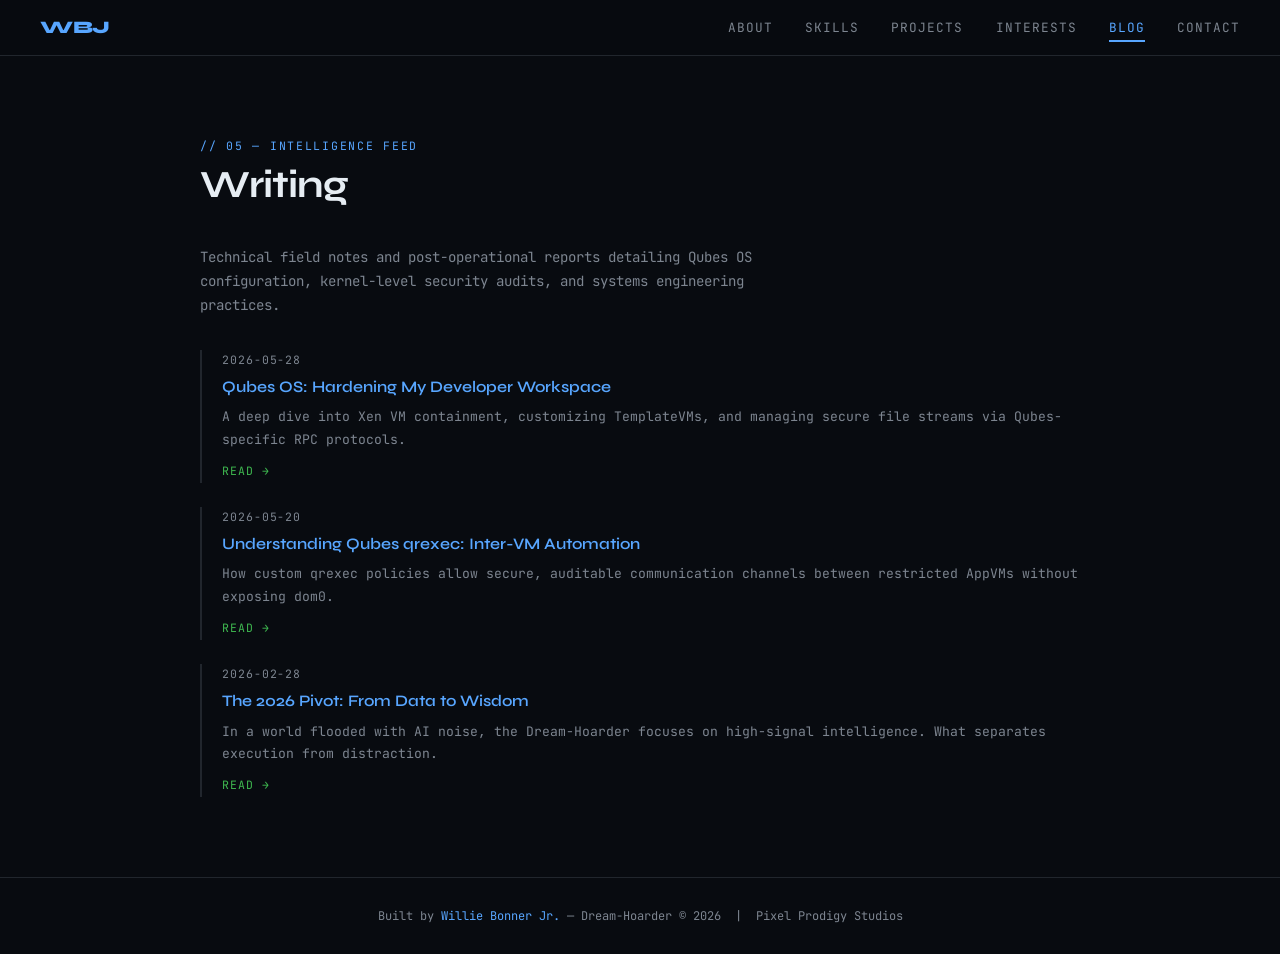
<file: blog.html>
<!DOCTYPE html>
<html lang="en">
<head>
<meta charset="UTF-8">
<meta name="viewport" content="width=device-width, initial-scale=1.0">
<title>Blog — Willie Bonner Jr</title>
<meta name="description" content="Technical blog posts by Willie Bonner Jr covering Qubes OS hardening, zero-trust setups, and automated systems engineering.">
<link rel="preconnect" href="https://fonts.googleapis.com">
<link rel="preconnect" href="https://fonts.gstatic.com" crossorigin>
<link href="https://fonts.googleapis.com/css2?family=Syne:wght@400;600;700;800&family=JetBrains+Mono:wght@300;400;500&display=swap" rel="stylesheet">
<link rel="stylesheet" href="https://cdnjs.cloudflare.com/ajax/libs/font-awesome/6.5.0/css/all.min.css">
<link rel="stylesheet" href="style.css">
<style>
  body { padding-top: 56px; }
  section { min-height: calc(100vh - 120px); display: flex; flex-direction: column; justify-content: center; }
</style>
</head>
<body>

<!-- NAV -->
<nav>
  <a href="index.html" class="nav-logo">WBJ</a>
  <ul class="nav-links">
    <li><a href="about.html">About</a></li>
    <li><a href="skills.html">Skills</a></li>
    <li><a href="projects.html">Projects</a></li>
    <li><a href="interests.html">Interests</a></li>
    <li><a href="blog.html" class="active">Blog</a></li>
    <li><a href="contact.html">Contact</a></li>
  </ul>
</nav>

<!-- BLOG -->
<section id="blog">
  <div class="section-label">// 05 — Intelligence Feed</div>
  <h2 class="section-title">Writing</h2>
  <p style="color: var(--muted); font-size: 0.88rem; margin-bottom: 32px; max-width: 560px;">
    Technical field notes and post-operational reports detailing Qubes OS configuration, kernel-level security audits, and systems engineering practices.
  </p>
  <div class="blog-list fade-in visible" id="blog-posts"></div>
</section>

<!-- FOOTER -->
<footer>
  <p>Built by <span>Willie Bonner Jr.</span> — Dream-Hoarder &copy; 2026 &nbsp;|&nbsp; Pixel Prodigy Studios</p>
</footer>

<script src="app.js" defer></script>
</body>
</html>
</file>
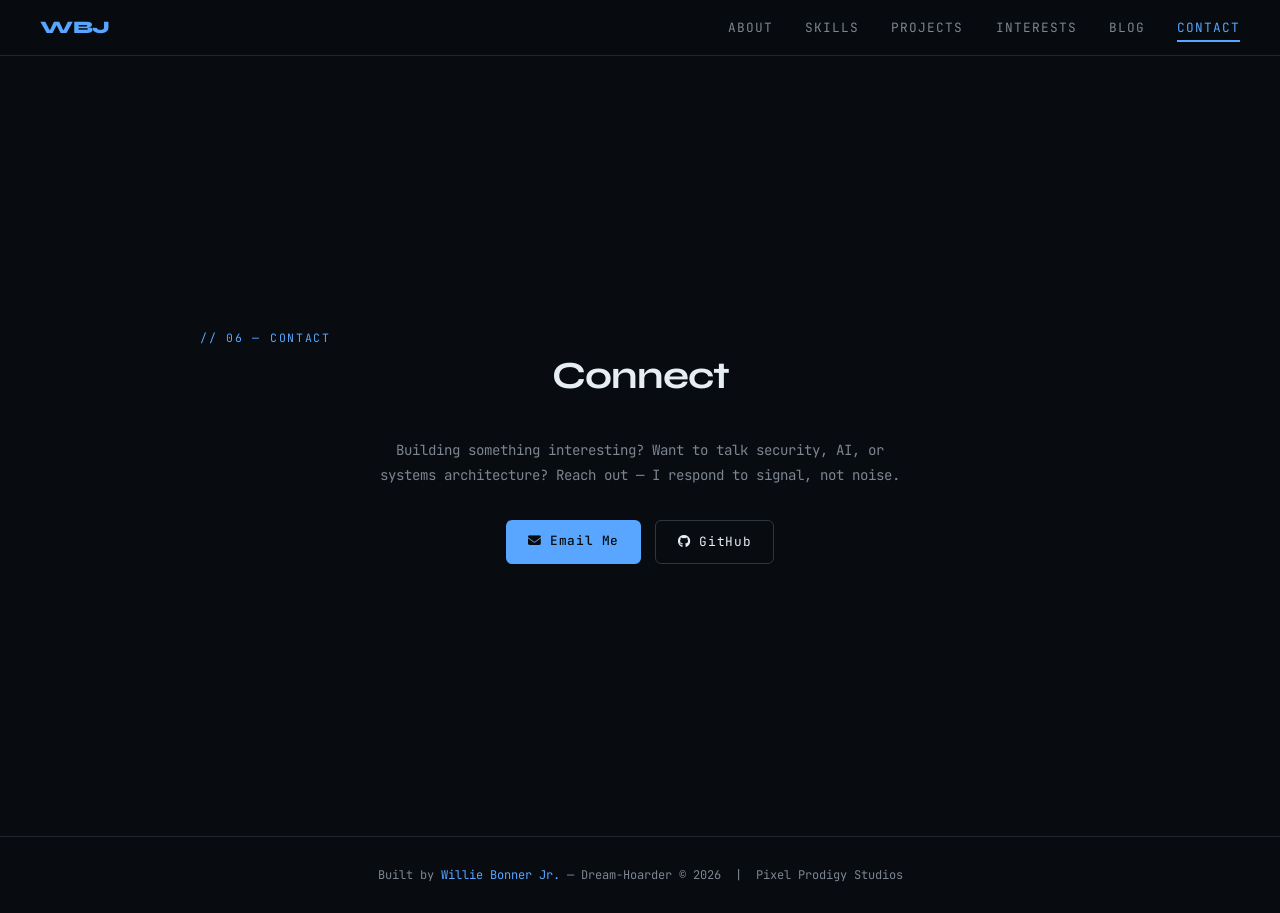
<file: contact.html>
<!DOCTYPE html>
<html lang="en">
<head>
<meta charset="UTF-8">
<meta name="viewport" content="width=device-width, initial-scale=1.0">
<title>Contact — Willie Bonner Jr</title>
<meta name="description" content="Get in touch with Willie Bonner Jr for systems architecture, security, or AI agent project collaborations.">
<link rel="preconnect" href="https://fonts.googleapis.com">
<link rel="preconnect" href="https://fonts.gstatic.com" crossorigin>
<link href="https://fonts.googleapis.com/css2?family=Syne:wght@400;600;700;800&family=JetBrains+Mono:wght@300;400;500&display=swap" rel="stylesheet">
<link rel="stylesheet" href="https://cdnjs.cloudflare.com/ajax/libs/font-awesome/6.5.0/css/all.min.css">
<link rel="stylesheet" href="style.css">
<style>
  body { padding-top: 56px; }
  section { min-height: calc(100vh - 120px); display: flex; flex-direction: column; justify-content: center; }
</style>
</head>
<body>

<!-- NAV -->
<nav>
  <a href="index.html" class="nav-logo">WBJ</a>
  <ul class="nav-links">
    <li><a href="about.html">About</a></li>
    <li><a href="skills.html">Skills</a></li>
    <li><a href="projects.html">Projects</a></li>
    <li><a href="interests.html">Interests</a></li>
    <li><a href="blog.html">Blog</a></li>
    <li><a href="contact.html" class="active">Contact</a></li>
  </ul>
</nav>

<!-- CONTACT -->
<section id="contact">
  <div class="section-label">// 06 — Contact</div>
  <h2 class="section-title" style="text-align: center;">Connect</h2>
  <div class="contact-inner fade-in visible">
    <p>
      Building something interesting? Want to talk security, AI, or systems architecture?
      Reach out — I respond to signal, not noise.
    </p>
    <div class="contact-links">
      <a href="mailto:willie.bonnerjr@outlook.com" class="btn-primary"><i class="fas fa-envelope" aria-hidden="true"></i> Email Me</a>
      <a href="https://github.com/Dream-Hoarder" target="_blank" class="btn-ghost"><i class="fab fa-github" aria-hidden="true"></i> GitHub</a>
    </div>
  </div>
</section>

<!-- FOOTER -->
<footer>
  <p>Built by <span>Willie Bonner Jr.</span> — Dream-Hoarder &copy; 2026 &nbsp;|&nbsp; Pixel Prodigy Studios</p>
</footer>

<script src="app.js" defer></script>
</body>
</html>
</file>
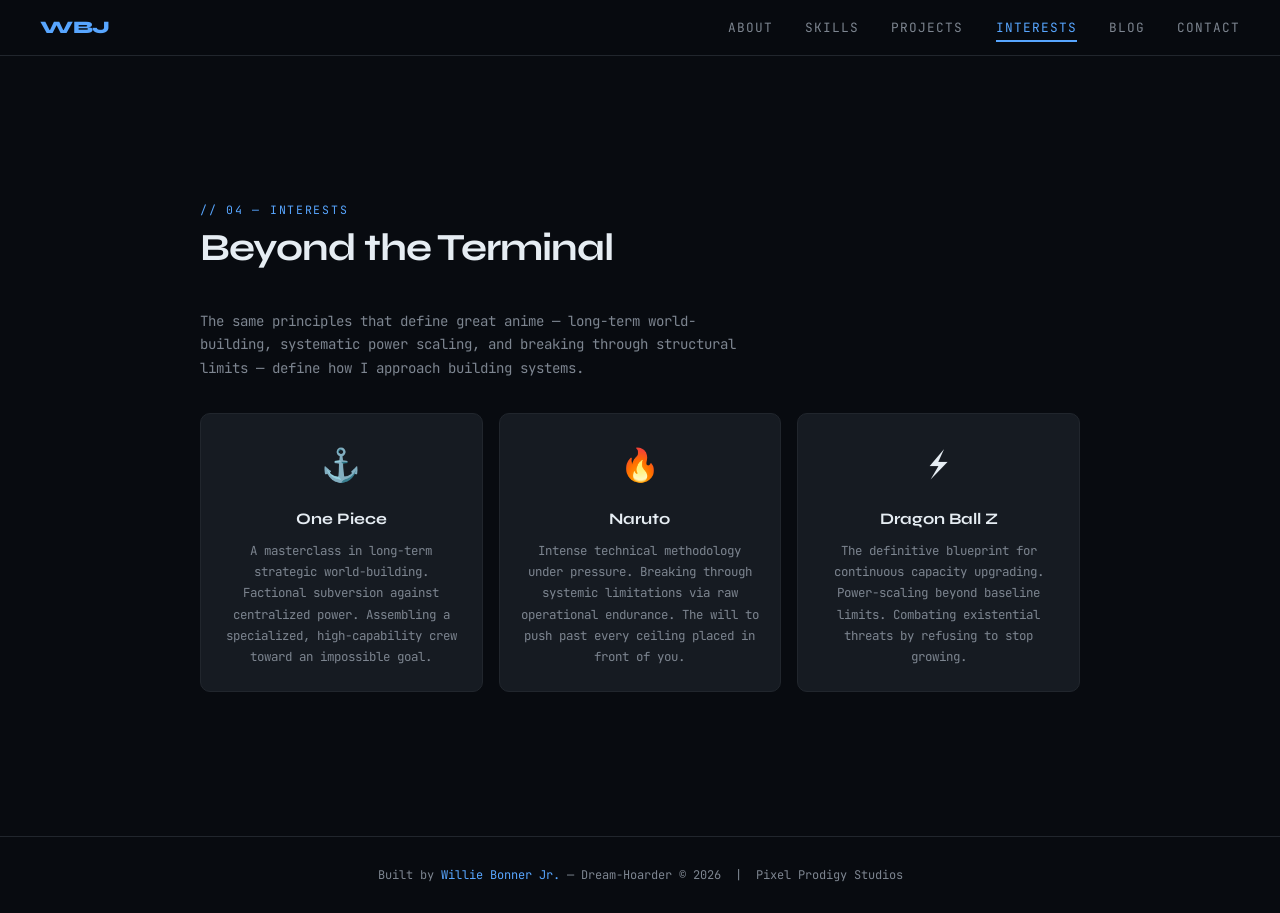
<file: interests.html>
<!DOCTYPE html>
<html lang="en">
<head>
<meta charset="UTF-8">
<meta name="viewport" content="width=device-width, initial-scale=1.0">
<title>Interests — Willie Bonner Jr</title>
<meta name="description" content="Strategic world-building and continuous capacity scaling: Willie's interests beyond the terminal.">
<link rel="preconnect" href="https://fonts.googleapis.com">
<link rel="preconnect" href="https://fonts.gstatic.com" crossorigin>
<link href="https://fonts.googleapis.com/css2?family=Syne:wght@400;600;700;800&family=JetBrains+Mono:wght@300;400;500&display=swap" rel="stylesheet">
<link rel="stylesheet" href="https://cdnjs.cloudflare.com/ajax/libs/font-awesome/6.5.0/css/all.min.css">
<link rel="stylesheet" href="style.css">
<style>
  body { padding-top: 56px; }
  section { min-height: calc(100vh - 120px); display: flex; flex-direction: column; justify-content: center; }
</style>
</head>
<body>

<!-- NAV -->
<nav>
  <a href="index.html" class="nav-logo">WBJ</a>
  <ul class="nav-links">
    <li><a href="about.html">About</a></li>
    <li><a href="skills.html">Skills</a></li>
    <li><a href="projects.html">Projects</a></li>
    <li><a href="interests.html" class="active">Interests</a></li>
    <li><a href="blog.html">Blog</a></li>
    <li><a href="contact.html">Contact</a></li>
  </ul>
</nav>

<!-- INTERESTS -->
<section id="interests">
  <div class="section-label">// 04 — Interests</div>
  <h2 class="section-title">Beyond the Terminal</h2>
  <p style="color: var(--muted); font-size: 0.88rem; margin-bottom: 32px; max-width: 560px;">
    The same principles that define great anime — long-term world-building, systematic power scaling, and breaking through structural limits — define how I approach building systems.
  </p>
  <div class="anime-grid fade-in visible">

    <div class="anime-card">
      <div class="anime-icon">&#9875;</div>
      <h4>One Piece</h4>
      <p>A masterclass in long-term strategic world-building. Factional subversion against centralized power. Assembling a specialized, high-capability crew toward an impossible goal.</p>
    </div>

    <div class="anime-card">
      <div class="anime-icon">&#128293;</div>
      <h4>Naruto</h4>
      <p>Intense technical methodology under pressure. Breaking through systemic limitations via raw operational endurance. The will to push past every ceiling placed in front of you.</p>
    </div>

    <div class="anime-card">
      <div class="anime-icon">&#9889;</div>
      <h4>Dragon Ball Z</h4>
      <p>The definitive blueprint for continuous capacity upgrading. Power-scaling beyond baseline limits. Combating existential threats by refusing to stop growing.</p>
    </div>

  </div>
</section>

<!-- FOOTER -->
<footer>
  <p>Built by <span>Willie Bonner Jr.</span> — Dream-Hoarder &copy; 2026 &nbsp;|&nbsp; Pixel Prodigy Studios</p>
</footer>

<script src="app.js" defer></script>
</body>
</html>
</file>
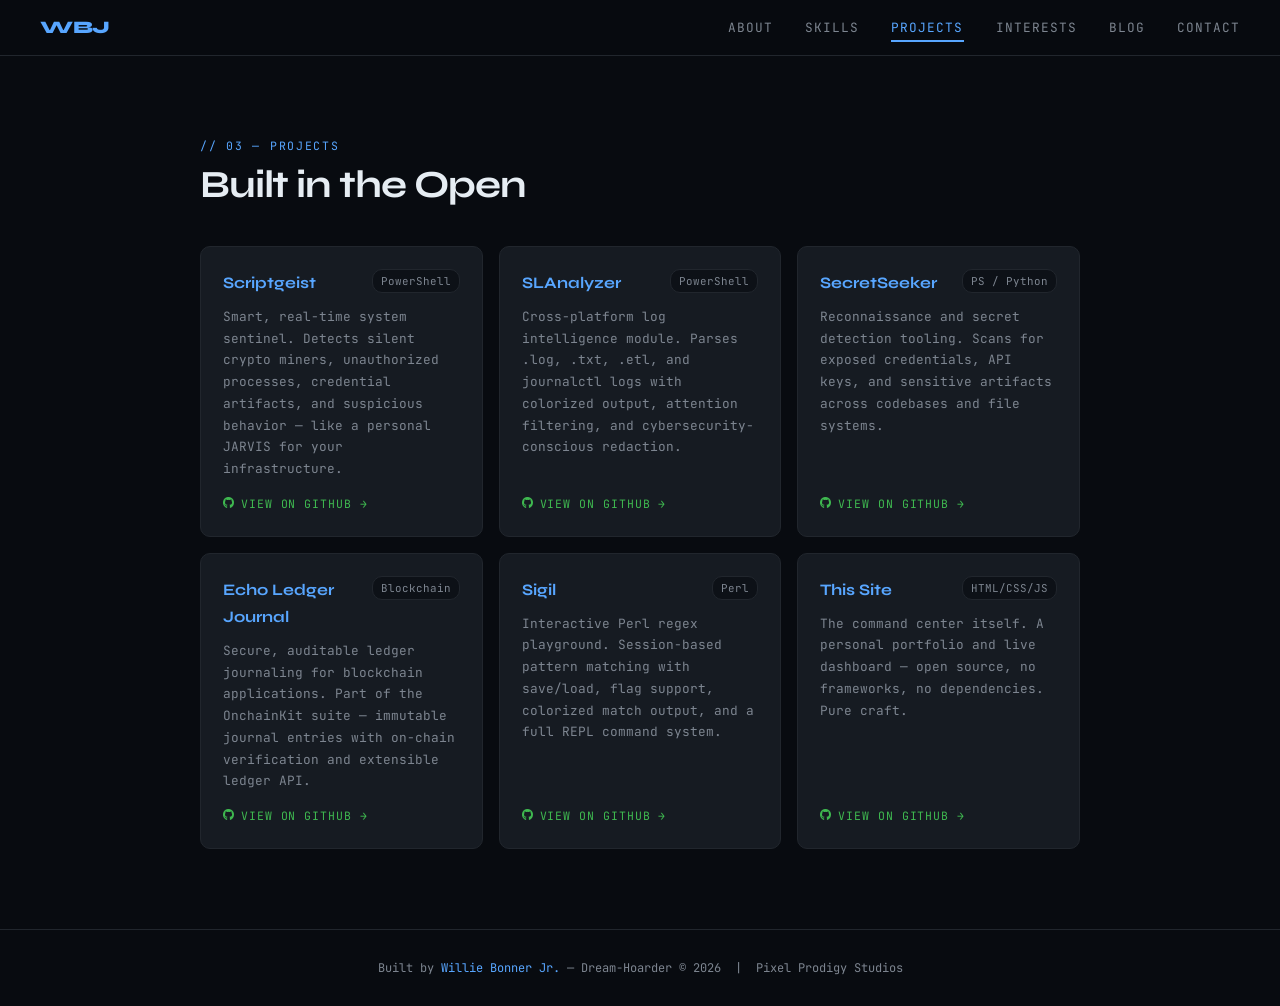
<file: projects.html>
<!DOCTYPE html>
<html lang="en">
<head>
<meta charset="UTF-8">
<meta name="viewport" content="width=device-width, initial-scale=1.0">
<title>Projects — Willie Bonner Jr</title>
<meta name="description" content="Explore open source security, logging, and blockchain tools built by Willie Bonner Jr.">
<link rel="preconnect" href="https://fonts.googleapis.com">
<link rel="preconnect" href="https://fonts.gstatic.com" crossorigin>
<link href="https://fonts.googleapis.com/css2?family=Syne:wght@400;600;700;800&family=JetBrains+Mono:wght@300;400;500&display=swap" rel="stylesheet">
<link rel="stylesheet" href="https://cdnjs.cloudflare.com/ajax/libs/font-awesome/6.5.0/css/all.min.css">
<link rel="stylesheet" href="style.css">
<style>
  body { padding-top: 56px; }
  section { min-height: calc(100vh - 120px); display: flex; flex-direction: column; justify-content: center; }
</style>
</head>
<body>

<!-- NAV -->
<nav>
  <a href="index.html" class="nav-logo">WBJ</a>
  <ul class="nav-links">
    <li><a href="about.html">About</a></li>
    <li><a href="skills.html">Skills</a></li>
    <li><a href="projects.html" class="active">Projects</a></li>
    <li><a href="interests.html">Interests</a></li>
    <li><a href="blog.html">Blog</a></li>
    <li><a href="contact.html">Contact</a></li>
  </ul>
</nav>

<!-- PROJECTS -->
<section id="projects">
  <div class="section-label">// 03 — Projects</div>
  <h2 class="section-title">Built in the Open</h2>
  <div class="projects-grid">

    <a href="https://github.com/Dream-Hoarder/Scriptgeist" target="_blank" class="project-card fade-in visible">
      <div class="project-card-top">
        <span class="project-name">Scriptgeist</span>
        <span class="project-lang">PowerShell</span>
      </div>
      <p class="project-desc">Smart, real-time system sentinel. Detects silent crypto miners, unauthorized processes, credential artifacts, and suspicious behavior — like a personal JARVIS for your infrastructure.</p>
      <div class="project-footer"><i class="fab fa-github" aria-hidden="true"></i> View on GitHub &rarr;</div>
    </a>

    <a href="https://github.com/Dream-Hoarder/SLAnalyzer" target="_blank" class="project-card fade-in visible">
      <div class="project-card-top">
        <span class="project-name">SLAnalyzer</span>
        <span class="project-lang">PowerShell</span>
      </div>
      <p class="project-desc">Cross-platform log intelligence module. Parses .log, .txt, .etl, and journalctl logs with colorized output, attention filtering, and cybersecurity-conscious redaction.</p>
      <div class="project-footer"><i class="fab fa-github" aria-hidden="true"></i> View on GitHub &rarr;</div>
    </a>

    <a href="https://github.com/Dream-Hoarder/SecretSeeker" target="_blank" class="project-card fade-in visible">
      <div class="project-card-top">
        <span class="project-name">SecretSeeker</span>
        <span class="project-lang">PS / Python</span>
      </div>
      <p class="project-desc">Reconnaissance and secret detection tooling. Scans for exposed credentials, API keys, and sensitive artifacts across codebases and file systems.</p>
      <div class="project-footer"><i class="fab fa-github" aria-hidden="true"></i> View on GitHub &rarr;</div>
    </a>

    <a href="https://github.com/Dream-Hoarder/echo-ledger-journal" target="_blank" class="project-card fade-in visible">
      <div class="project-card-top">
        <span class="project-name">Echo Ledger Journal</span>
        <span class="project-lang">Blockchain</span>
      </div>
      <p class="project-desc">Secure, auditable ledger journaling for blockchain applications. Part of the OnchainKit suite — immutable journal entries with on-chain verification and extensible ledger API.</p>
      <div class="project-footer"><i class="fab fa-github" aria-hidden="true"></i> View on GitHub &rarr;</div>
    </a>

    <a href="https://github.com/Dream-Hoarder/sigil" target="_blank" class="project-card fade-in visible">
      <div class="project-card-top">
        <span class="project-name">Sigil</span>
        <span class="project-lang">Perl</span>
      </div>
      <p class="project-desc">Interactive Perl regex playground. Session-based pattern matching with save/load, flag support, colorized match output, and a full REPL command system.</p>
      <div class="project-footer"><i class="fab fa-github" aria-hidden="true"></i> View on GitHub &rarr;</div>
    </a>

    <a href="https://github.com/Dream-Hoarder/my-2026-site" target="_blank" class="project-card fade-in visible">
      <div class="project-card-top">
        <span class="project-name">This Site</span>
        <span class="project-lang">HTML/CSS/JS</span>
      </div>
      <p class="project-desc">The command center itself. A personal portfolio and live dashboard — open source, no frameworks, no dependencies. Pure craft.</p>
      <div class="project-footer"><i class="fab fa-github" aria-hidden="true"></i> View on GitHub &rarr;</div>
    </a>

  </div>
</section>

<!-- FOOTER -->
<footer>
  <p>Built by <span>Willie Bonner Jr.</span> — Dream-Hoarder &copy; 2026 &nbsp;|&nbsp; Pixel Prodigy Studios</p>
</footer>

<script src="app.js" defer></script>
</body>
</html>
</file>
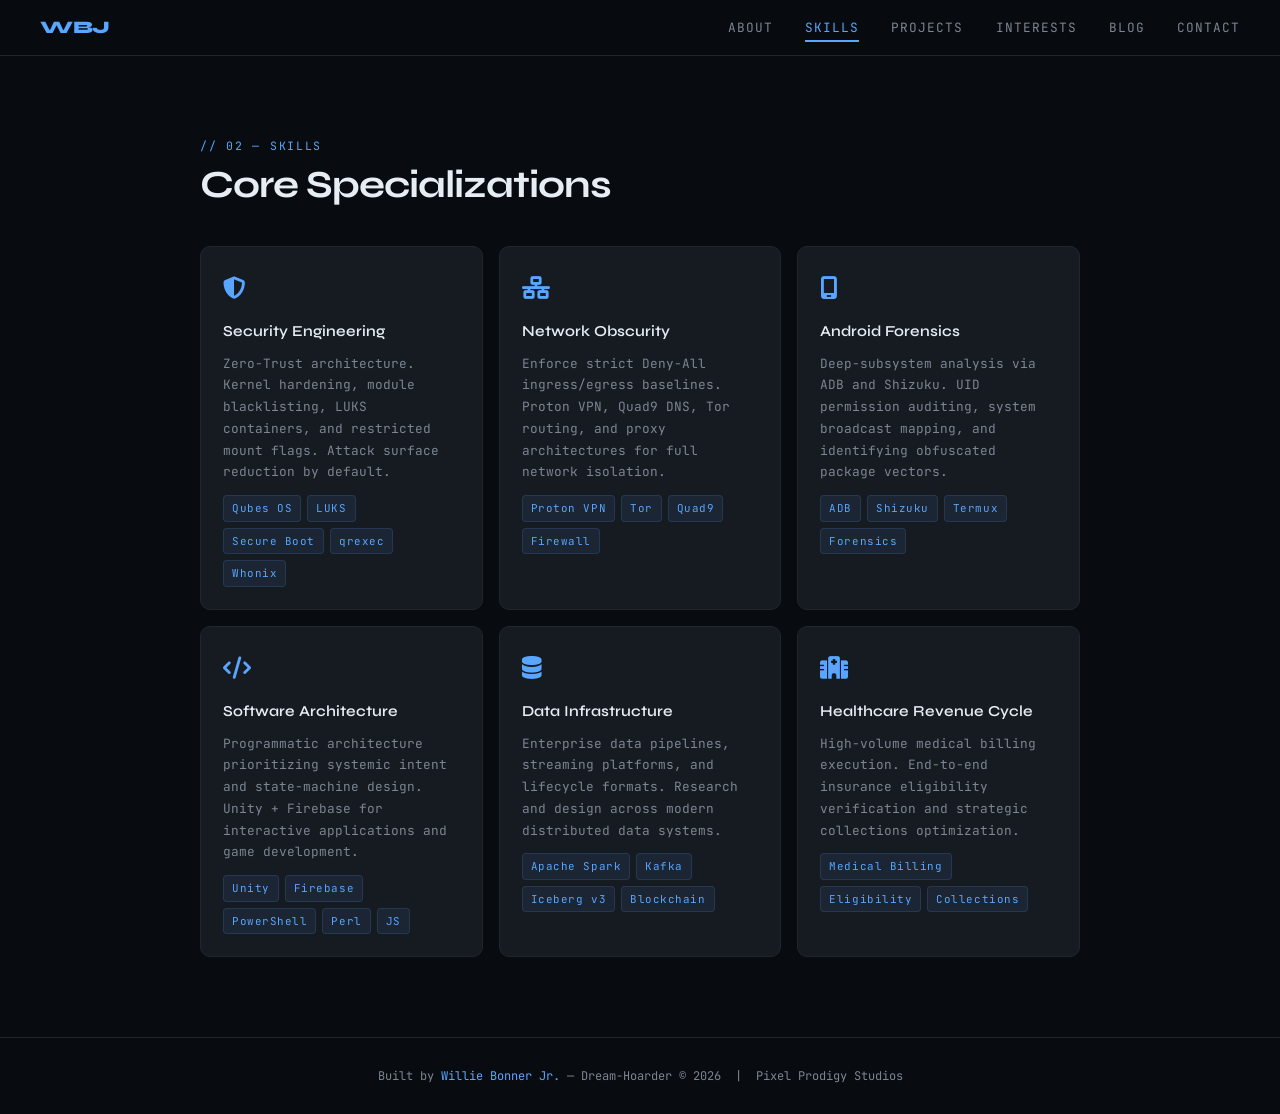
<file: skills.html>
<!DOCTYPE html>
<html lang="en">
<head>
<meta charset="UTF-8">
<meta name="viewport" content="width=device-width, initial-scale=1.0">
<title>Skills — Willie Bonner Jr</title>
<meta name="description" content="Core specializations of Willie Bonner Jr. — Zero-Trust, Network Obscurity, Android Forensics, Software Architecture, and Data Infrastructure.">
<link rel="preconnect" href="https://fonts.googleapis.com">
<link rel="preconnect" href="https://fonts.gstatic.com" crossorigin>
<link href="https://fonts.googleapis.com/css2?family=Syne:wght@400;600;700;800&family=JetBrains+Mono:wght@300;400;500&display=swap" rel="stylesheet">
<link rel="stylesheet" href="https://cdnjs.cloudflare.com/ajax/libs/font-awesome/6.5.0/css/all.min.css">
<link rel="stylesheet" href="style.css">
<style>
  body { padding-top: 56px; }
  section { min-height: calc(100vh - 120px); display: flex; flex-direction: column; justify-content: center; }
</style>
</head>
<body>

<!-- NAV -->
<nav>
  <a href="index.html" class="nav-logo">WBJ</a>
  <ul class="nav-links">
    <li><a href="about.html">About</a></li>
    <li><a href="skills.html" class="active">Skills</a></li>
    <li><a href="projects.html">Projects</a></li>
    <li><a href="interests.html">Interests</a></li>
    <li><a href="blog.html">Blog</a></li>
    <li><a href="contact.html">Contact</a></li>
  </ul>
</nav>

<!-- SKILLS -->
<section id="skills">
  <div class="section-label">// 02 — Skills</div>
  <h2 class="section-title">Core Specializations</h2>
  <div class="skills-grid">

    <div class="skill-card fade-in visible">
      <div class="skill-card-icon"><i class="fas fa-shield-halved" aria-hidden="true"></i></div>
      <h4>Security Engineering</h4>
      <p>Zero-Trust architecture. Kernel hardening, module blacklisting, LUKS containers, and restricted mount flags. Attack surface reduction by default.</p>
      <div class="tags">
        <span class="tag">Qubes OS</span>
        <span class="tag">LUKS</span>
        <span class="tag">Secure Boot</span>
        <span class="tag">qrexec</span>
        <span class="tag">Whonix</span>
      </div>
    </div>

    <div class="skill-card fade-in visible">
      <div class="skill-card-icon"><i class="fas fa-network-wired" aria-hidden="true"></i></div>
      <h4>Network Obscurity</h4>
      <p>Enforce strict Deny-All ingress/egress baselines. Proton VPN, Quad9 DNS, Tor routing, and proxy architectures for full network isolation.</p>
      <div class="tags">
        <span class="tag">Proton VPN</span>
        <span class="tag">Tor</span>
        <span class="tag">Quad9</span>
        <span class="tag">Firewall</span>
      </div>
    </div>

    <div class="skill-card fade-in visible">
      <div class="skill-card-icon"><i class="fas fa-mobile-screen" aria-hidden="true"></i></div>
      <h4>Android Forensics</h4>
      <p>Deep-subsystem analysis via ADB and Shizuku. UID permission auditing, system broadcast mapping, and identifying obfuscated package vectors.</p>
      <div class="tags">
        <span class="tag">ADB</span>
        <span class="tag">Shizuku</span>
        <span class="tag">Termux</span>
        <span class="tag">Forensics</span>
      </div>
    </div>

    <div class="skill-card fade-in visible">
      <div class="skill-card-icon"><i class="fas fa-code" aria-hidden="true"></i></div>
      <h4>Software Architecture</h4>
      <p>Programmatic architecture prioritizing systemic intent and state-machine design. Unity + Firebase for interactive applications and game development.</p>
      <div class="tags">
        <span class="tag">Unity</span>
        <span class="tag">Firebase</span>
        <span class="tag">PowerShell</span>
        <span class="tag">Perl</span>
        <span class="tag">JS</span>
      </div>
    </div>

    <div class="skill-card fade-in visible">
      <div class="skill-card-icon"><i class="fas fa-database" aria-hidden="true"></i></div>
      <h4>Data Infrastructure</h4>
      <p>Enterprise data pipelines, streaming platforms, and lifecycle formats. Research and design across modern distributed data systems.</p>
      <div class="tags">
        <span class="tag">Apache Spark</span>
        <span class="tag">Kafka</span>
        <span class="tag">Iceberg v3</span>
        <span class="tag">Blockchain</span>
      </div>
    </div>

    <div class="skill-card fade-in visible">
      <div class="skill-card-icon"><i class="fas fa-hospital" aria-hidden="true"></i></div>
      <h4>Healthcare Revenue Cycle</h4>
      <p>High-volume medical billing execution. End-to-end insurance eligibility verification and strategic collections optimization.</p>
      <div class="tags">
        <span class="tag">Medical Billing</span>
        <span class="tag">Eligibility</span>
        <span class="tag">Collections</span>
      </div>
    </div>

  </div>
</section>

<!-- FOOTER -->
<footer>
  <p>Built by <span>Willie Bonner Jr.</span> — Dream-Hoarder &copy; 2026 &nbsp;|&nbsp; Pixel Prodigy Studios</p>
</footer>

<script src="app.js" defer></script>
</body>
</html>
</file>
<file: style.css>
:root {
  --bg: #080b10;
  --bg2: #0d1117;
  --bg3: #161b22;
  --border: #21262d;
  --border-bright: #30363d;
  --text: #e6edf3;
  --muted: #7d8590;
  --accent: #58a6ff;
  --green: #3fb950;
  --amber: #d29922;
  --red: #f85149;
  --font-head: 'Syne', sans-serif;
  --font-mono: 'JetBrains Mono', monospace;
}

*, *::before, *::after { box-sizing: border-box; margin: 0; padding: 0; }

html { scroll-behavior: smooth; }

body {
  background: var(--bg);
  color: var(--text);
  font-family: var(--font-mono);
  font-size: 14px;
  line-height: 1.7;
  overflow-x: hidden;
}

/* === NAV === */
nav {
  position: fixed;
  top: 0; left: 0; right: 0;
  z-index: 100;
  background: rgba(8,11,16,0.85);
  backdrop-filter: blur(12px);
  border-bottom: 1px solid var(--border);
  padding: 0 40px;
  height: 56px;
  display: flex;
  align-items: center;
  justify-content: space-between;
}

.nav-logo {
  font-family: var(--font-head);
  font-weight: 800;
  font-size: 1.1rem;
  color: var(--accent);
  text-decoration: none;
  letter-spacing: -0.5px;
}

.nav-links {
  display: flex;
  gap: 32px;
  list-style: none;
}

.nav-links a {
  color: var(--muted);
  text-decoration: none;
  font-size: 0.8rem;
  letter-spacing: 0.08em;
  text-transform: uppercase;
  transition: color 0.2s;
}

.nav-links a:hover { color: var(--text); }

.nav-links a.active {
  color: var(--accent);
  border-bottom: 2px solid var(--accent);
  padding-bottom: 4px;
}

/* === HERO === */
#hero {
  min-height: 100vh;
  display: flex;
  align-items: center;
  padding: 100px 40px 60px;
  position: relative;
  overflow: hidden;
}

.hero-grid {
  position: absolute;
  inset: 0;
  background-image:
    linear-gradient(var(--border) 1px, transparent 1px),
    linear-gradient(90deg, var(--border) 1px, transparent 1px);
  background-size: 60px 60px;
  opacity: 0.3;
  mask-image: radial-gradient(ellipse 80% 60% at 50% 40%, black 30%, transparent 100%);
}

.hero-glow {
  position: absolute;
  inset: 0;
  pointer-events: none;
  background: radial-gradient(
    600px circle at var(--mx, 50%) var(--my, 45%),
    rgba(88, 166, 255, 0.08),
    transparent 80%
  );
  z-index: 1;
}

.hero-content {
  position: relative;
  max-width: 900px;
  margin: 0 auto;
  width: 100%;
}

.hero-tag {
  display: inline-flex;
  align-items: center;
  gap: 8px;
  background: rgba(88,166,255,0.08);
  border: 1px solid rgba(88,166,255,0.2);
  border-radius: 20px;
  padding: 4px 14px;
  font-size: 0.75rem;
  color: var(--accent);
  letter-spacing: 0.1em;
  text-transform: uppercase;
  margin-bottom: 28px;
}

.hero-tag::before {
  content: '';
  width: 6px; height: 6px;
  border-radius: 50%;
  background: var(--green);
  box-shadow: 0 0 6px var(--green);
  animation: pulse 2s infinite;
}

@keyframes pulse {
  0%, 100% { opacity: 1; }
  50% { opacity: 0.4; }
}

.hero-name {
  font-family: var(--font-head);
  font-weight: 800;
  font-size: clamp(2.8rem, 7vw, 5.5rem);
  line-height: 1.0;
  letter-spacing: -2px;
  color: var(--text);
  margin-bottom: 8px;
}

.hero-name span { color: var(--accent); }

.hero-handle {
  font-family: var(--font-head);
  font-weight: 600;
  font-size: clamp(1rem, 3vw, 1.6rem);
  color: var(--muted);
  margin-bottom: 24px;
  letter-spacing: -0.5px;
}

.hero-desc {
  max-width: 600px;
  color: var(--muted);
  font-size: 0.9rem;
  line-height: 1.8;
  margin-bottom: 40px;
}

.hero-cta {
  display: flex;
  gap: 14px;
  flex-wrap: wrap;
}

.btn-primary {
  background: var(--accent);
  color: #080b10;
  border: none;
  padding: 10px 22px;
  border-radius: 6px;
  font-family: var(--font-mono);
  font-size: 0.8rem;
  font-weight: 500;
  cursor: pointer;
  text-decoration: none;
  letter-spacing: 0.05em;
  transition: opacity 0.2s, transform 0.2s;
  display: inline-block;
}

.btn-primary:hover { opacity: 0.88; transform: translateY(-1px); }

.btn-ghost {
  background: transparent;
  color: var(--text);
  border: 1px solid var(--border-bright);
  padding: 10px 22px;
  border-radius: 6px;
  font-family: var(--font-mono);
  font-size: 0.8rem;
  cursor: pointer;
  text-decoration: none;
  letter-spacing: 0.05em;
  transition: border-color 0.2s, transform 0.2s;
  display: inline-block;
}

.btn-ghost:hover { border-color: var(--accent); transform: translateY(-1px); }

/* === SECTIONS === */
section {
  padding: 80px 40px;
  max-width: 960px;
  margin: 0 auto;
}

.section-label {
  font-size: 0.72rem;
  letter-spacing: 0.15em;
  text-transform: uppercase;
  color: var(--accent);
  margin-bottom: 8px;
}

.section-title {
  font-family: var(--font-head);
  font-weight: 700;
  font-size: clamp(1.6rem, 4vw, 2.4rem);
  letter-spacing: -1px;
  color: var(--text);
  margin-bottom: 40px;
  line-height: 1.1;
}

.section-divider {
  border: none;
  border-top: 1px solid var(--border);
  max-width: 960px;
  margin: 0 auto;
}

/* === ABOUT === */
.about-grid {
  display: grid;
  grid-template-columns: 1fr 1fr;
  gap: 40px;
  align-items: start;
}

.about-text p {
  color: var(--muted);
  font-size: 0.88rem;
  line-height: 1.9;
  margin-bottom: 16px;
}

.about-text strong { color: var(--text); font-weight: 500; }

.about-stats {
  display: flex;
  flex-direction: column;
  gap: 16px;
}

.stat-block {
  background: var(--bg3);
  border: 1px solid var(--border);
  border-radius: 10px;
  padding: 18px 20px;
  transition: border-color 0.2s;
}

.stat-block:hover { border-color: var(--border-bright); }

.stat-label {
  font-size: 0.7rem;
  letter-spacing: 0.12em;
  text-transform: uppercase;
  color: var(--muted);
  margin-bottom: 6px;
}

.stat-value {
  font-family: var(--font-head);
  font-size: 1.1rem;
  font-weight: 700;
  color: var(--text);
}

.stat-value span { color: var(--accent); }

/* === SKILLS === */
.skills-grid {
  display: grid;
  grid-template-columns: repeat(auto-fit, minmax(280px, 1fr));
  gap: 16px;
}

.skill-card {
  background: var(--bg3);
  border: 1px solid var(--border);
  border-radius: 10px;
  padding: 22px;
  transition: border-color 0.2s, transform 0.2s;
}

.skill-card:hover { border-color: var(--accent); transform: translateY(-2px); }

.skill-card-icon {
  font-size: 1.4rem;
  margin-bottom: 12px;
  color: var(--accent);
}

.skill-card h4 {
  font-family: var(--font-head);
  font-weight: 600;
  font-size: 0.95rem;
  color: var(--text);
  margin-bottom: 8px;
}

.skill-card p {
  font-size: 0.8rem;
  color: var(--muted);
  line-height: 1.7;
}

.tags {
  display: flex;
  flex-wrap: wrap;
  gap: 6px;
  margin-top: 12px;
}

.tag {
  background: rgba(88,166,255,0.08);
  border: 1px solid rgba(88,166,255,0.15);
  color: var(--accent);
  font-size: 0.68rem;
  padding: 3px 8px;
  border-radius: 4px;
  letter-spacing: 0.05em;
}

/* === PROJECTS === */
.projects-grid {
  display: grid;
  grid-template-columns: repeat(auto-fit, minmax(280px, 1fr));
  gap: 16px;
}

.project-card {
  background: var(--bg3);
  border: 1px solid var(--border);
  border-radius: 10px;
  padding: 22px;
  transition: border-color 0.2s, transform 0.2s;
  display: flex;
  flex-direction: column;
  text-decoration: none;
}

.project-card:hover { border-color: var(--green); transform: translateY(-2px); }

.project-card-top {
  display: flex;
  justify-content: space-between;
  align-items: flex-start;
  margin-bottom: 10px;
}

.project-name {
  font-family: var(--font-head);
  font-weight: 700;
  font-size: 1rem;
  color: var(--accent);
}

.project-lang {
  font-size: 0.68rem;
  color: var(--muted);
  background: var(--bg2);
  border: 1px solid var(--border);
  padding: 2px 8px;
  border-radius: 10px;
}

.project-desc {
  font-size: 0.8rem;
  color: var(--muted);
  line-height: 1.7;
  flex: 1;
  margin-bottom: 14px;
}

.project-footer {
  display: flex;
  align-items: center;
  gap: 6px;
  font-size: 0.72rem;
  color: var(--green);
  letter-spacing: 0.08em;
  text-transform: uppercase;
}

/* === ANIME SECTION === */
.anime-grid {
  display: grid;
  grid-template-columns: repeat(3, 1fr);
  gap: 16px;
}

.anime-card {
  background: var(--bg3);
  border: 1px solid var(--border);
  border-radius: 10px;
  padding: 24px 20px;
  text-align: center;
  transition: border-color 0.2s;
}

.anime-card:hover { border-color: var(--amber); }

.anime-icon {
  font-size: 2rem;
  margin-bottom: 12px;
}

.anime-card h4 {
  font-family: var(--font-head);
  font-weight: 700;
  font-size: 1rem;
  color: var(--text);
  margin-bottom: 8px;
}

.anime-card p {
  font-size: 0.78rem;
  color: var(--muted);
  line-height: 1.7;
}

/* === DASHBOARD (COMPACT) === */
#dashboard { background: var(--bg2); }

.dash-inner {
  max-width: 960px;
  margin: 0 auto;
  padding: 80px 40px;
}

.dash-row {
  display: grid;
  grid-template-columns: 1fr 1fr;
  gap: 16px;
}

.dash-card {
  background: var(--bg3);
  border: 1px solid var(--border);
  border-radius: 10px;
  padding: 20px 22px;
  position: relative;
}

.dash-card h4 {
  font-size: 0.72rem;
  letter-spacing: 0.12em;
  text-transform: uppercase;
  color: var(--muted);
  margin-bottom: 14px;
  display: flex;
  align-items: center;
  gap: 8px;
}

.status-dot {
  width: 6px; height: 6px;
  border-radius: 50%;
  background: var(--muted);
  flex-shrink: 0;
  transition: background 0.3s, box-shadow 0.3s;
}

.status-dot.on { background: var(--green); box-shadow: 0 0 6px var(--green); }
.status-dot.off { background: var(--red); box-shadow: 0 0 6px var(--red); }

.weather-list .list-row {
  display: flex;
  justify-content: space-between;
  padding: 7px 0;
  border-bottom: 1px solid var(--border);
  font-size: 0.82rem;
}

.weather-list .list-row:last-child { border-bottom: none; }
.weather-list .list-row span:first-child { color: var(--muted); }
.weather-list .list-row strong { color: var(--text); }

#ai-response {
  font-size: 0.85rem;
  color: var(--text);
  font-style: italic;
  line-height: 1.7;
  margin-bottom: 14px;
  min-height: 60px;
}

#ai-response::before { content: '"'; color: var(--accent); font-style: normal; }
#ai-response::after  { content: '"'; color: var(--accent); font-style: normal; }

.dash-btn {
  background: transparent;
  border: 1px solid var(--border-bright);
  color: var(--text);
  padding: 7px 14px;
  border-radius: 5px;
  font-family: var(--font-mono);
  font-size: 0.75rem;
  cursor: pointer;
  transition: border-color 0.2s;
}

.dash-btn:hover { border-color: var(--accent); }

/* === BLOG === */
.blog-list { display: flex; flex-direction: column; gap: 24px; }

.blog-post {
  border-left: 2px solid var(--border);
  padding-left: 20px;
  transition: border-color 0.2s;
}

.blog-post:hover { border-color: var(--accent); }

.blog-date {
  font-size: 0.72rem;
  color: var(--muted);
  letter-spacing: 0.08em;
  margin-bottom: 4px;
}

.blog-post h4 {
  font-family: var(--font-head);
  font-weight: 600;
  font-size: 1rem;
  color: var(--accent);
  margin-bottom: 6px;
  cursor: pointer;
  transition: color 0.2s;
}

.blog-post h4:hover { color: var(--green); }

.blog-post p {
  font-size: 0.82rem;
  color: var(--muted);
  line-height: 1.7;
  margin-bottom: 8px;
}

.blog-read {
  font-size: 0.72rem;
  color: var(--green);
  text-decoration: none;
  letter-spacing: 0.08em;
  text-transform: uppercase;
  transition: opacity 0.2s;
}

.blog-read:hover { opacity: 0.7; }

/* === CONTACT === */
.contact-inner {
  text-align: center;
  max-width: 520px;
  margin: 0 auto;
}

.contact-inner p {
  color: var(--muted);
  font-size: 0.88rem;
  line-height: 1.8;
  margin-bottom: 32px;
}

.contact-links {
  display: flex;
  justify-content: center;
  gap: 14px;
  flex-wrap: wrap;
}

/* === TERMINAL === */
.terminal-wrap {
  max-width: 960px;
  margin: 0 auto 60px;
  padding: 0 40px;
}

.terminal {
  background: #010409;
  border: 1px solid var(--border);
  border-radius: 8px;
  overflow: hidden;
}

.terminal-bar {
  background: var(--bg3);
  padding: 9px 16px;
  border-bottom: 1px solid var(--border);
  display: flex;
  align-items: center;
  justify-content: space-between;
  font-size: 0.72rem;
  color: var(--muted);
}

.terminal-dots { display: flex; gap: 6px; }
.terminal-dots span { width: 10px; height: 10px; border-radius: 50%; }
.td-r { background: #ff5f57; }
.td-y { background: #febc2e; }
.td-g { background: #28c840; }

#terminal-body {
  padding: 14px 16px;
  height: 200px;
  overflow-y: auto;
  font-size: 0.78rem;
  color: var(--green);
  font-family: var(--font-mono);
  cursor: text;
}

#terminal-body p { margin-bottom: 2px; }
#terminal-body .log-time { color: var(--muted); }

.terminal-input-line {
  display: flex;
  align-items: center;
  gap: 8px;
  margin-top: 4px;
}

.terminal-prompt {
  color: var(--accent);
  font-weight: 500;
  user-select: none;
}

#terminal-input {
  background: transparent;
  border: none;
  outline: none;
  color: var(--text);
  font-family: var(--font-mono);
  font-size: 0.78rem;
  flex: 1;
  caret-color: var(--green);
  width: 100%;
}

/* === FOOTER === */
footer {
  border-top: 1px solid var(--border);
  padding: 28px 40px;
  text-align: center;
  font-size: 0.75rem;
  color: var(--muted);
}

footer span { color: var(--accent); }

/* === ANIMATIONS === */
.fade-in {
  opacity: 0;
  transform: translateY(16px);
  transition: opacity 0.5s ease, transform 0.5s ease;
}

.fade-in.visible {
  opacity: 1;
  transform: translateY(0);
}

/* === RESPONSIVE === */
@media (max-width: 700px) {
  nav { padding: 0 20px; }
  nav .nav-links { display: none; }
  #hero { padding: 90px 20px 50px; }
  section { padding: 60px 20px; }
  .about-grid { grid-template-columns: 1fr; }
  .anime-grid { grid-template-columns: 1fr; }
  .dash-row { grid-template-columns: 1fr; }
  .dash-inner { padding: 60px 20px; }
  .terminal-wrap { padding: 0 20px; }
  footer { padding: 20px; }
}

/* === BLOG ARTICLES === */
.blog-article {
  max-width: 720px;
  margin: 100px auto 60px;
  padding: 0 20px;
}

.article-back {
  display: inline-block;
  font-size: 0.8rem;
  color: var(--accent);
  text-decoration: none;
  margin-bottom: 24px;
  text-transform: uppercase;
  letter-spacing: 0.05em;
  transition: opacity 0.2s;
}
.article-back:hover { opacity: 0.8; }

.article-header {
  border-bottom: 1px solid var(--border);
  padding-bottom: 24px;
  margin-bottom: 32px;
}

.article-date {
  font-size: 0.75rem;
  color: var(--muted);
  letter-spacing: 0.08em;
  margin-bottom: 8px;
}

.article-title {
  font-family: var(--font-head);
  font-size: clamp(1.8rem, 4vw, 2.8rem);
  line-height: 1.1;
  letter-spacing: -1px;
  color: var(--text);
  margin-bottom: 12px;
}

.article-meta {
  font-size: 0.75rem;
  color: var(--accent);
  letter-spacing: 0.05em;
  text-transform: uppercase;
}

.article-body {
  font-size: 0.92rem;
  line-height: 1.8;
  color: var(--text);
}

.article-body p {
  margin-bottom: 20px;
}

.article-body h3 {
  font-family: var(--font-head);
  font-size: 1.3rem;
  color: var(--text);
  margin: 36px 0 16px;
  letter-spacing: -0.5px;
}

.article-body pre {
  background: var(--bg2);
  border: 1px solid var(--border);
  padding: 16px;
  border-radius: 6px;
  overflow-x: auto;
  margin: 20px 0;
}

.article-body code {
  font-family: var(--font-mono);
  font-size: 0.82rem;
  color: var(--green);
}

.article-body p code {
  background: var(--bg3);
  padding: 2px 6px;
  border-radius: 4px;
  color: var(--accent);
}

.article-body ul, .article-body ol {
  margin-left: 20px;
  margin-bottom: 20px;
}

.article-body li {
  margin-bottom: 8px;
}

.article-alert {
  background: rgba(210,153,34,0.06);
  border-left: 4px solid var(--amber);
  padding: 16px;
  border-radius: 0 6px 6px 0;
  margin: 24px 0;
  font-size: 0.88rem;
  color: var(--muted);
}

.article-alert strong {
  color: var(--text);
}
</file>
